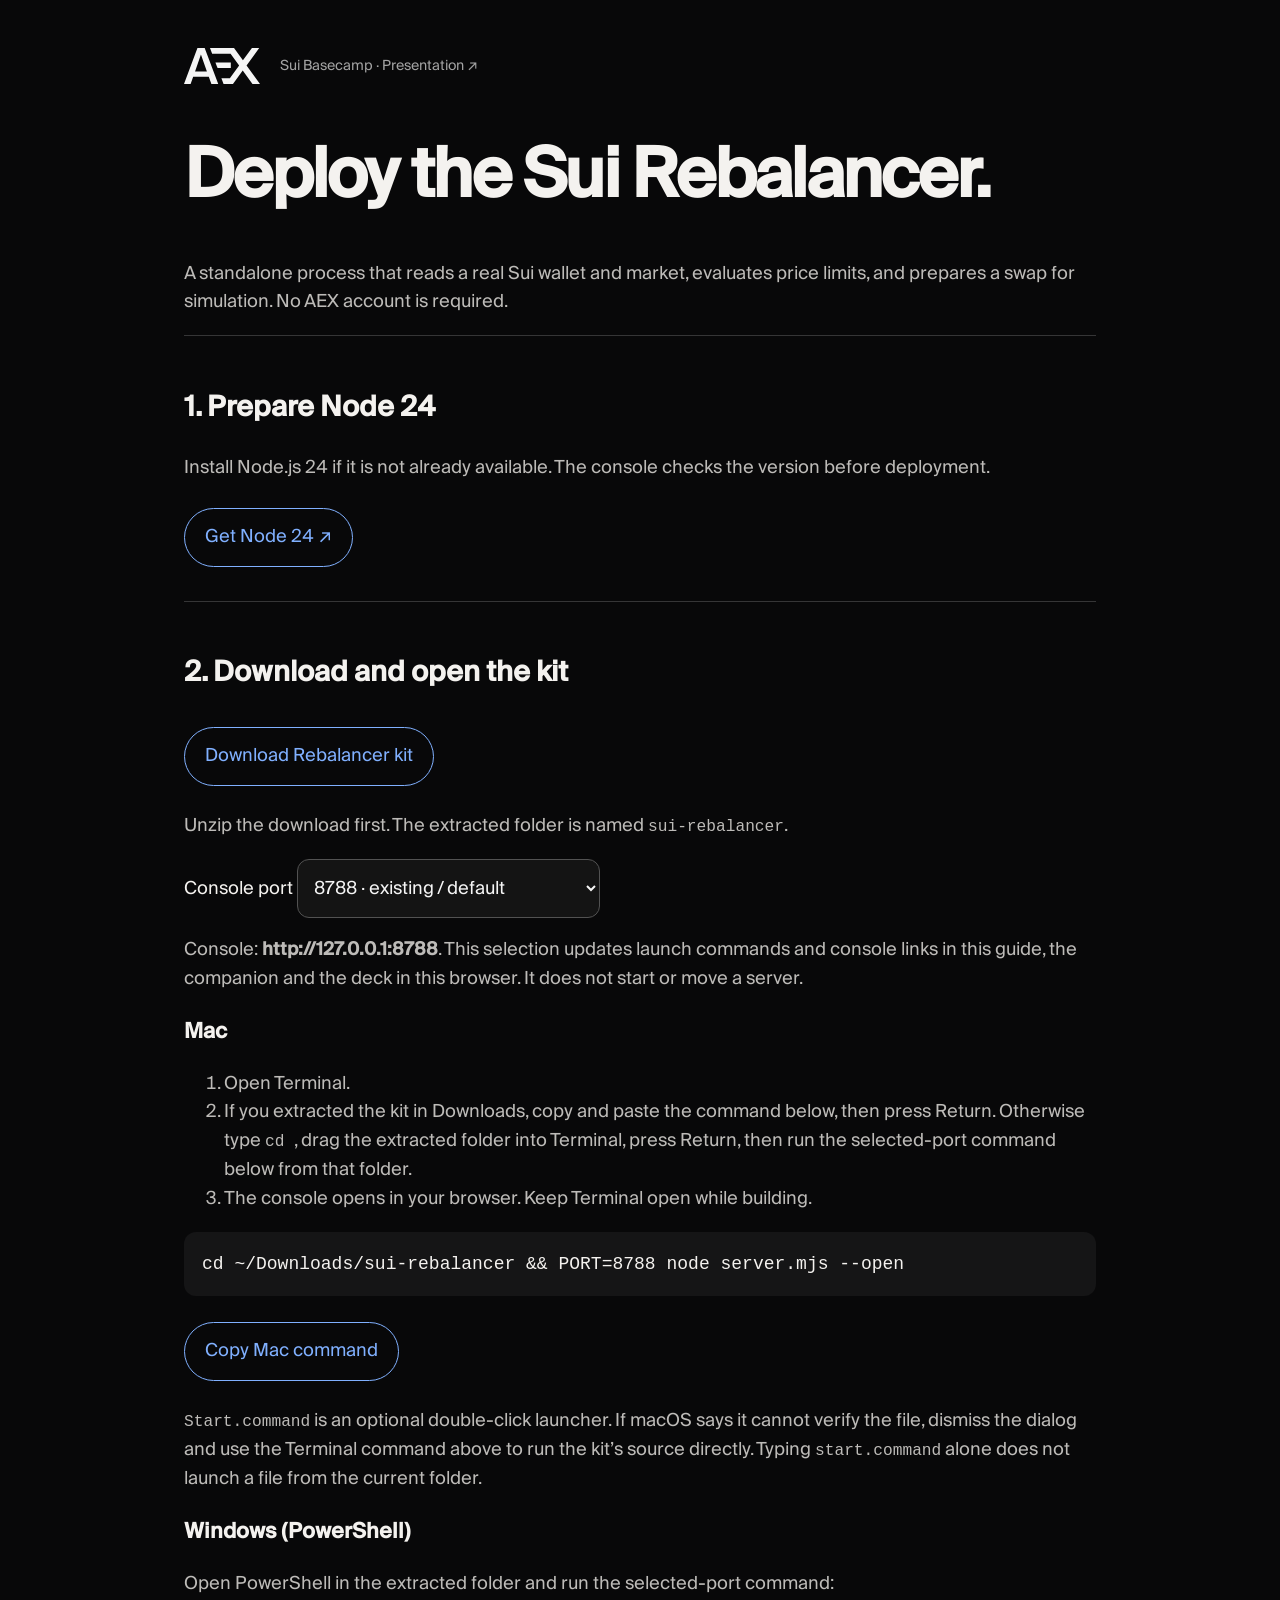
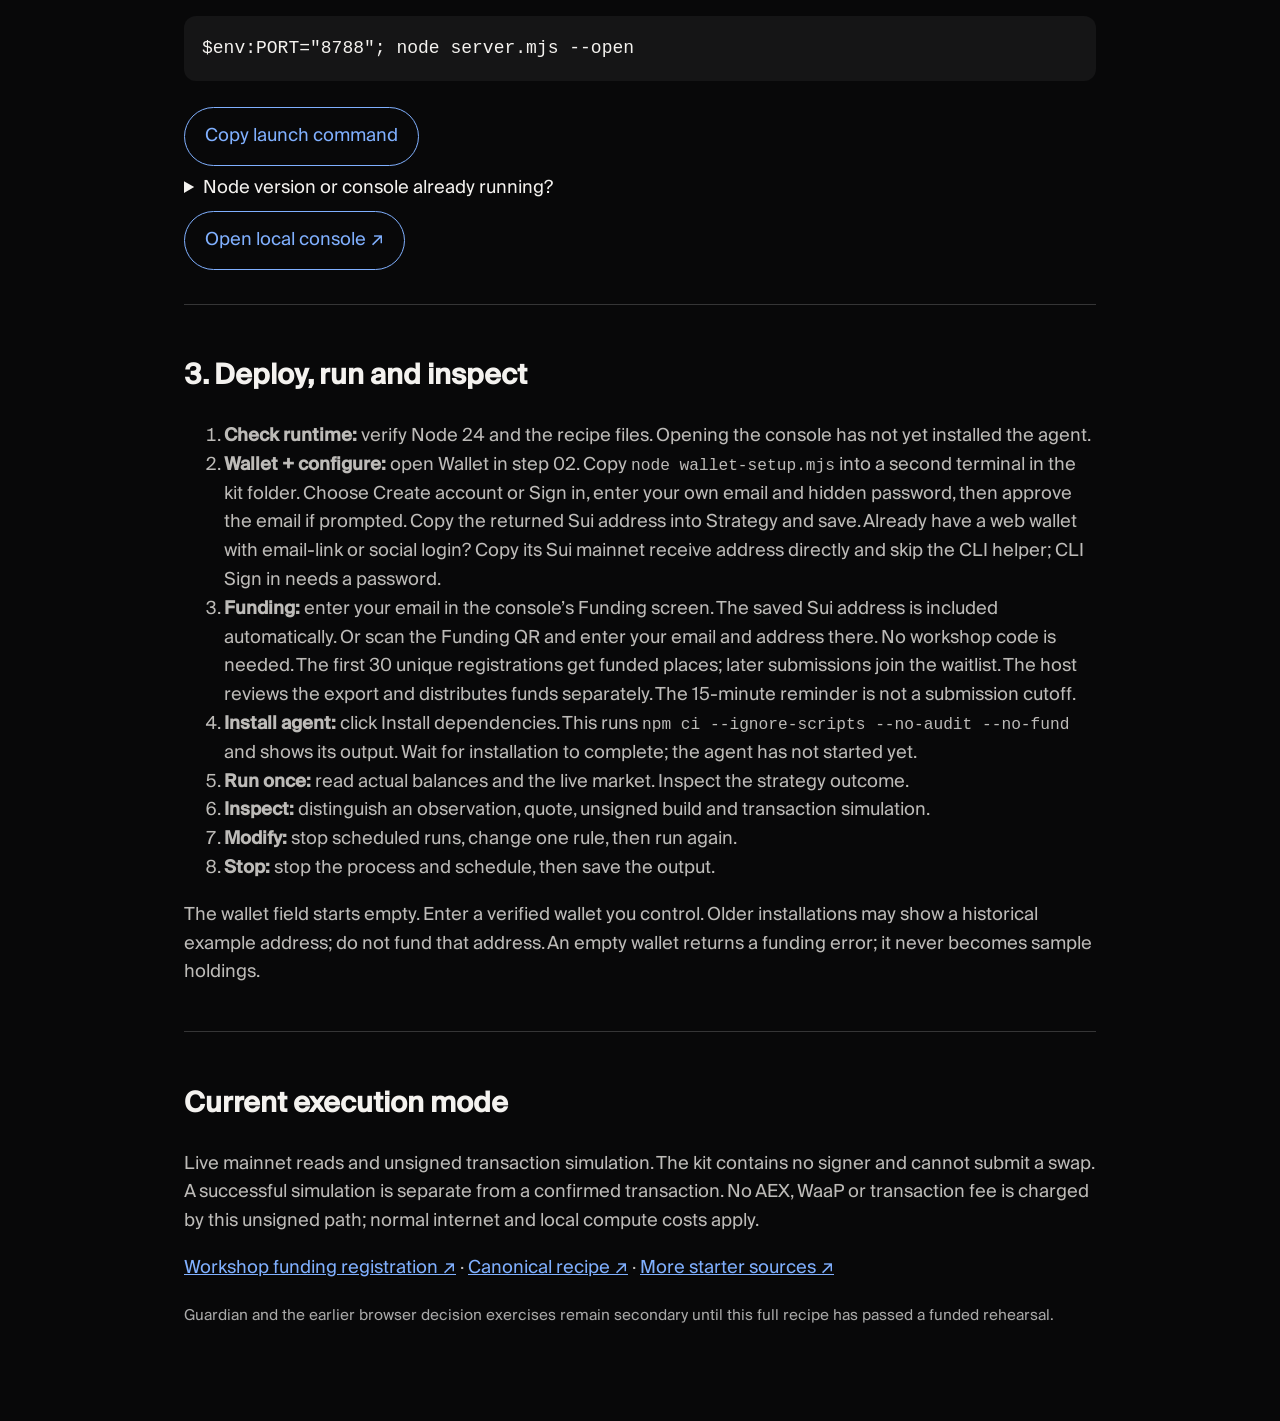
<file: index.html>
<!doctype html>
<html lang="en"><head><meta charset="utf-8"><meta name="viewport" content="width=device-width,initial-scale=1"><title>AEX · Sui Rebalancer workshop</title><meta http-equiv="refresh" content="0;url=deploy.html"><link rel="canonical" href="https://holonym-foundation.github.io/basecamp-builder-lab/deploy.html"></head><body><p><a href="deploy.html">Open the Sui Rebalancer build guide</a></p><script>location.replace(new URL('deploy.html',location.href).href);</script></body></html>
</file>
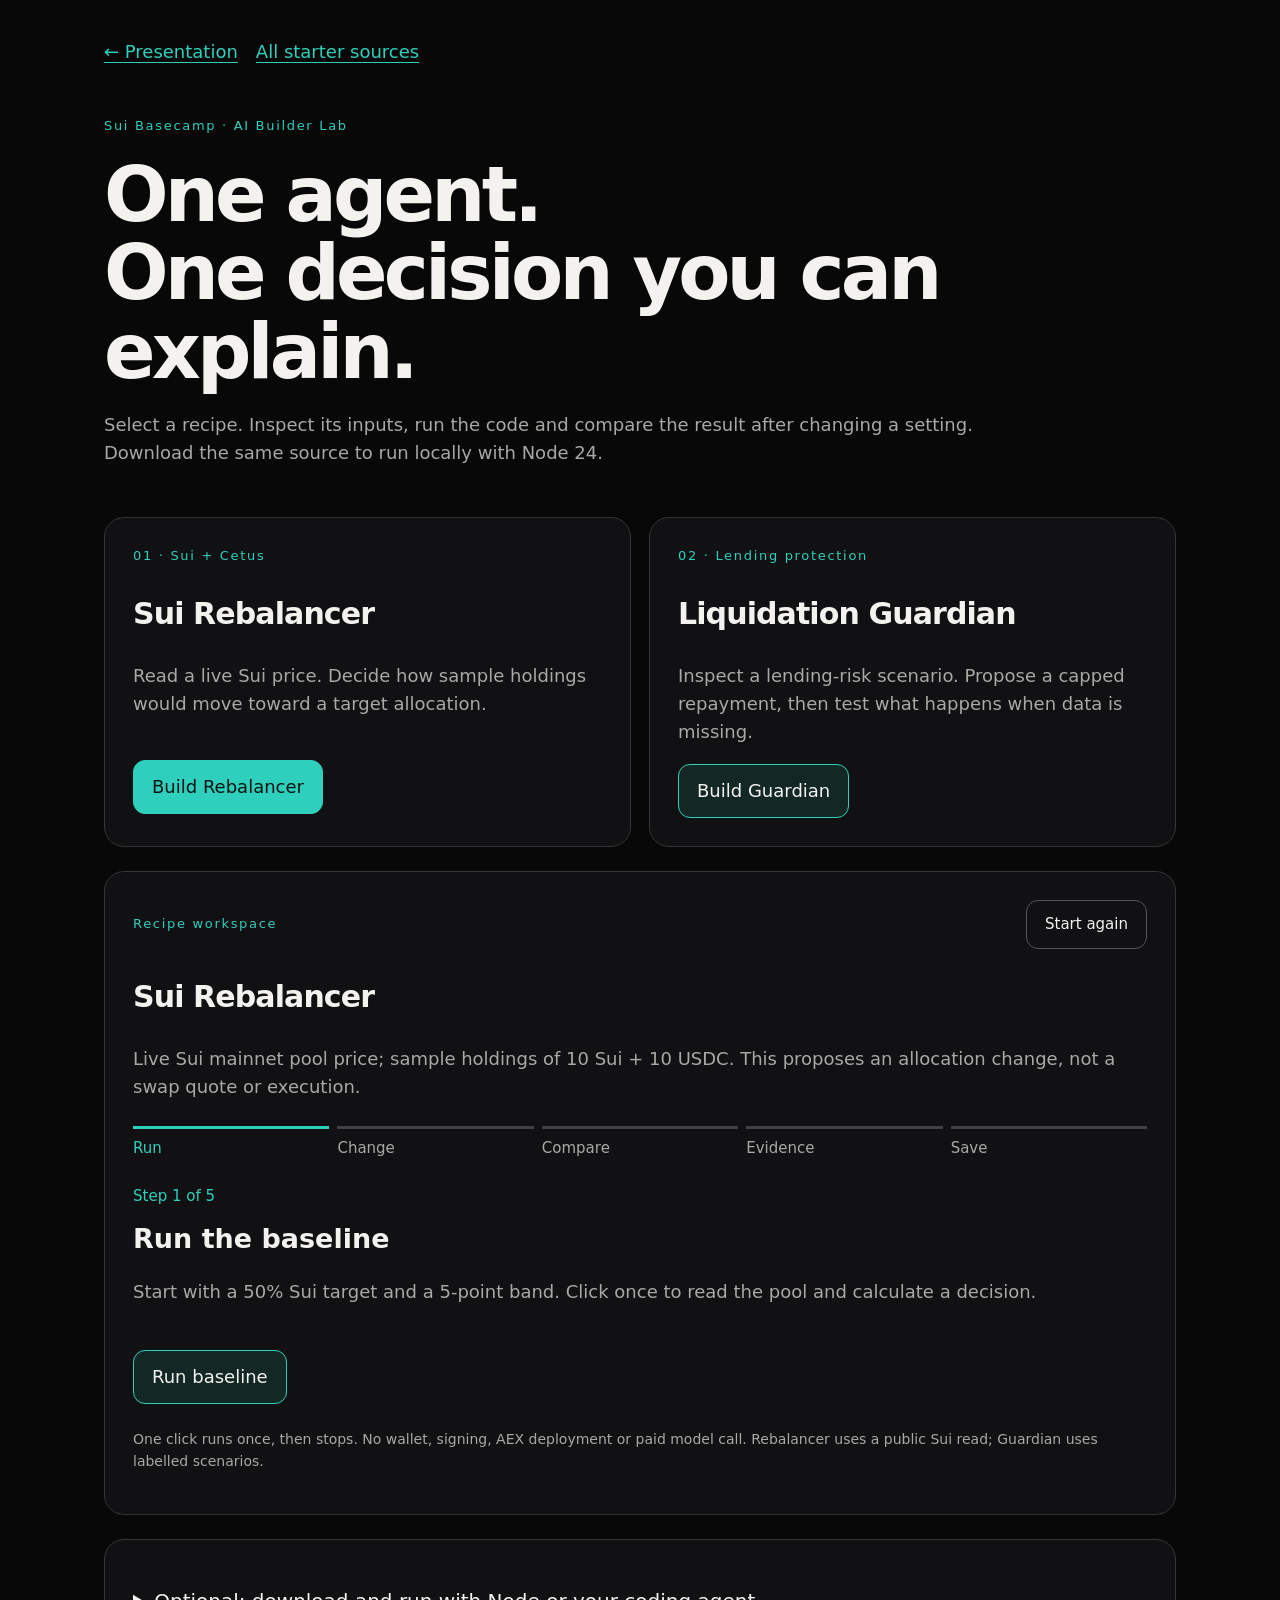
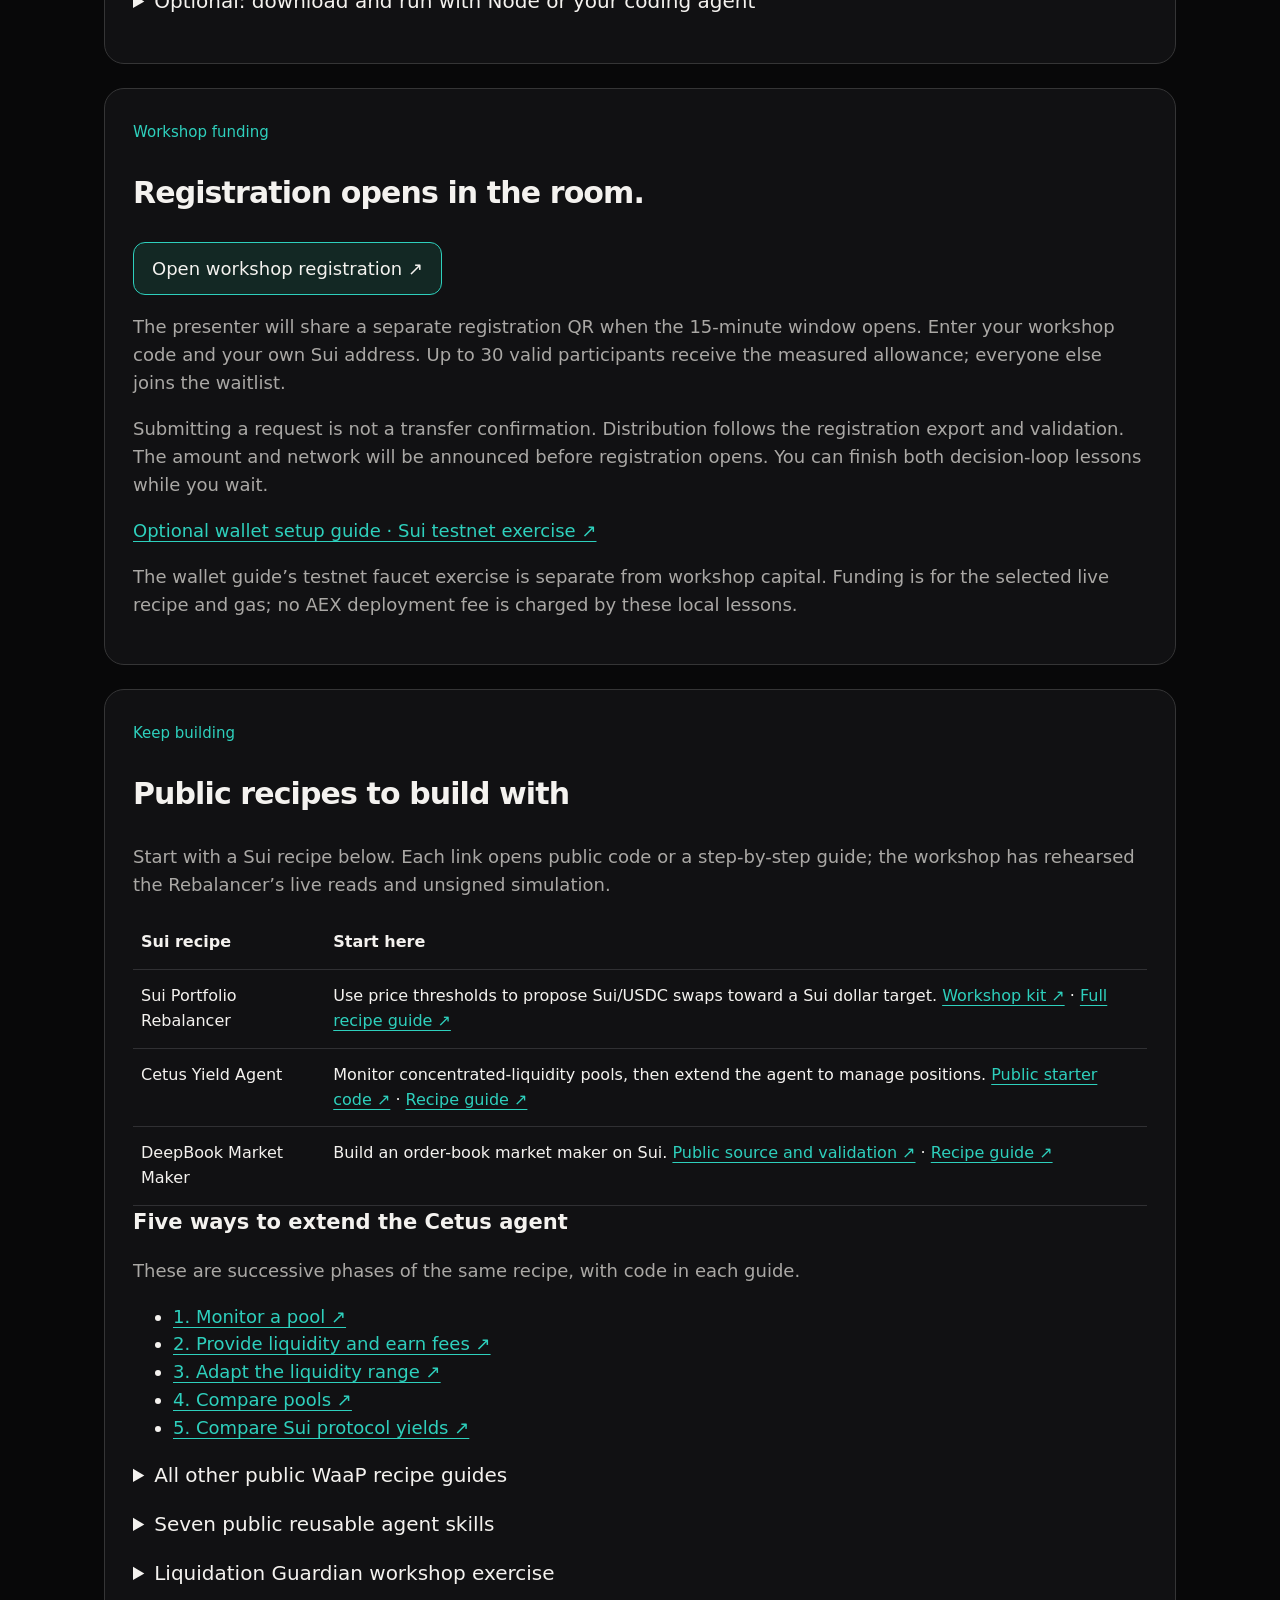
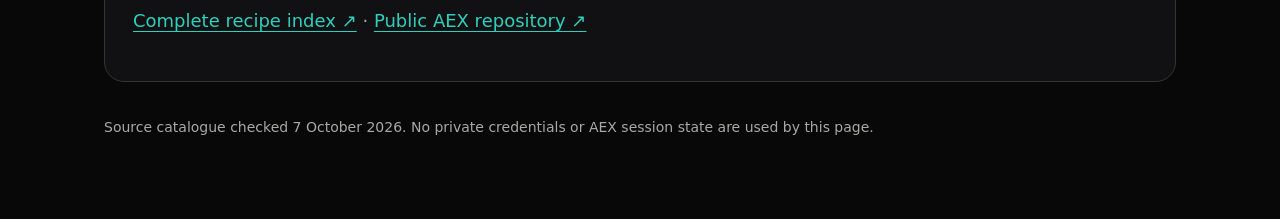
<file: build.html>
<!doctype html><html lang="en"><head><meta charset="utf-8"><meta name="viewport" content="width=device-width, initial-scale=1"><title>Choose your Sui build · Basecamp</title><style>
:root{color-scheme:dark;--bg:#080809;--ink:#f4f2ef;--muted:#aaa8a5;--teal:#2ed0bd}*{box-sizing:border-box}body{margin:0;background:var(--bg);color:var(--ink);font:18px/1.55 system-ui,sans-serif}main{max-width:1120px;margin:auto;padding:38px 24px 80px}header{margin:50px 0}h1{font-size:clamp(40px,7vw,76px);line-height:1.03;letter-spacing:-.05em;margin:20px 0}h2{font-size:30px;letter-spacing:-.03em}h3{margin:0 0 12px}p{color:var(--muted)}a{color:var(--teal);text-underline-offset:4px}nav,.actions{display:flex;gap:18px;align-items:center;flex-wrap:wrap}.label{font-size:13px;letter-spacing:.13em;text-transform:none;color:var(--teal)}.choices{display:grid;grid-template-columns:1fr 1fr;gap:18px}.card,section{border:1px solid #353536;border-radius:20px;padding:28px;margin:24px 0;background:#111113}.card{margin:0}.card p{min-height:80px}button,.button{font:inherit;cursor:pointer;color:var(--ink);background:#132824;border:1px solid var(--teal);border-radius:12px;padding:12px 18px;text-decoration:none;display:inline-block}button[aria-pressed=true]{background:var(--teal);color:#071311}button:focus-visible,a:focus-visible,input:focus-visible,select:focus-visible{outline:3px solid white;outline-offset:4px}pre{padding:22px;background:#050506;border:1px solid #353536;border-radius:12px;overflow:auto;white-space:pre-wrap;overflow-wrap:anywhere;font:15px/1.6 ui-monospace,monospace}code{font-family:ui-monospace,monospace}label{display:block;color:var(--muted);margin:12px 0}input,select{font:inherit;color:var(--ink);background:#0a0a0c;border:1px solid #555;border-radius:8px;padding:10px;margin:0 10px;width:130px}select{width:auto}table{border-collapse:collapse;width:100%;font-size:16px}td,th{text-align:left;padding:14px 8px;border-bottom:1px solid #303033;vertical-align:top}details{margin:18px 0}summary{cursor:pointer;font-size:20px}.step{color:var(--teal);font-size:15px}.note{border-left:2px solid var(--teal);padding-left:18px}footer{color:var(--muted);margin-top:35px;font-size:14px}[hidden]{display:none!important}@media(max-width:650px){.choices{grid-template-columns:1fr}main{padding:20px 16px}section,.card{padding:20px}td,th{padding:10px 5px;font-size:14px}}

.demo-top{display:flex;justify-content:space-between;align-items:center;gap:16px}.quiet{background:transparent;border-color:#555;font-size:15px}.follow{border-left:3px solid var(--teal);padding-left:18px;color:var(--ink)}.progress{list-style:none;padding:0;display:flex;gap:8px;margin:25px 0}.progress li{flex:1;border-top:3px solid #414144;padding-top:8px;font-size:15px;color:var(--muted)}.progress li.current{border-color:var(--teal);color:var(--teal)}.progress li.complete{border-color:#4b8d83;color:var(--ink)}#stage-title{font-size:27px;margin:10px 0}.results{display:grid;grid-template-columns:repeat(auto-fit,minmax(240px,1fr));gap:16px;margin:20px 0}.result{border:1px solid #454547;border-radius:14px;padding:20px;min-width:0}.result h4{margin:4px 0 12px;font-size:24px;color:var(--teal)}.result p{font-size:16px;margin:10px 0}.result details summary{font-size:15px}.result pre{font-size:13px;max-height:300px}.result .label{font-size:12px}.demo-actions{margin-top:24px}.limit{font-size:14px;margin-top:25px}button:disabled{opacity:.5;cursor:wait}#run-status{color:var(--teal);margin:16px 0}body.present{font-size:clamp(16px,1.2vw,23px);line-height:1.4}body.present main{max-width:1780px;padding:14px 24px}body.present main>nav,body.present header,body.present .choices,body.present #local,body.present #library,body.present #funding,body.present footer{display:none}body.present #lesson{margin:0;border:0;background:transparent;padding:14px}body.present .follow{display:none}body.present #name{margin:12px 0;font-size:clamp(28px,2.3vw,44px)}body.present #stage-title{font-size:clamp(25px,1.7vw,33px)}body.present .result{padding:16px}body.present .result p{font-size:clamp(15px,1.05vw,20px)}@media(max-width:650px){.progress li{font-size:12px}.demo-top{align-items:flex-start}.results{grid-template-columns:1fr}body.present main{padding:8px}button,.button{padding:11px 14px}.demo-actions button{width:100%}input{margin:8px 0 8px 10px}}
#execution{border:1px solid #353536;background:#060708;padding:18px;border-radius:12px;margin:18px 0;font:15px/1.5 ui-monospace,monospace}.execution-heading{display:flex;justify-content:space-between;margin-bottom:10px}#execution-log{list-style:none;margin:12px 0 0;padding:0}#execution-log li{padding:4px 0;color:#aaa8a5}#execution-log time{color:#2ed0bd;margin-right:15px}#invocation{color:#f4f2ef}body.present #execution{font-size:clamp(14px,1vw,18px)}</style></head><body><main><nav><a href="deck/">← Presentation</a><a href="#library">All starter sources</a></nav>
<header><div class="label">Sui Basecamp · AI Builder Lab</div><h1>One agent.<br>One decision you can explain.</h1><p>Select a recipe. Inspect its inputs, run the code and compare the result after changing a setting.<br>Download the same source to run locally with Node 24.</p></header>
<div class="choices"><article class="card"><div class="label">01 · Sui + Cetus</div><h2>Sui Rebalancer</h2><p>Read a live Sui price. Decide how sample holdings would move toward a target allocation.</p><button data-recipe="rebalancer" aria-pressed="true">Build Rebalancer</button></article><article class="card"><div class="label">02 · Lending protection</div><h2>Liquidation Guardian</h2><p>Inspect a lending-risk scenario. Propose a capped repayment, then test what happens when data is missing.</p><button data-recipe="guardian" aria-pressed="false">Build Guardian</button></article></div>
<section id="lesson" aria-labelledby="name">
<div class="demo-top"><span class="label">Recipe workspace</span><button disabled id="reset" class="quiet">Start again</button></div>
<h2 id="name">Sui Rebalancer</h2><p id="boundary"></p>

<ol class="progress" aria-label="Build steps"><li>Run</li><li>Change</li><li>Compare</li><li>Evidence</li><li>Save</li></ol>
<div id="stage-area"><div class="step" id="step-label"></div><h3 id="stage-title"></h3><p id="stage-description"></p>
<div id="reb-controls" hidden><label>Target Sui share <input id="target" type="number" min="0" max="100" step="1" value="70">%</label><label>Rebalance band <input id="band" type="number" min="0" max="100" step="1" value="5">percentage points</label></div>
<div id="guard-controls" hidden><label>Scenario <select id="scenario"><option value="healthy">Healthy</option><option value="at-risk">At risk</option><option value="unknown">Unknown data</option><option value="no-debt">No debt</option></select></label><label>Target health factor <input id="hf" type="number" min="1.01" step="any" value="1.3"></label></div>
<div id="evidence" hidden><div class="actions"><a href="https://suiscan.xyz/mainnet/tx/Fvdxzog5tBYp3D4gg85PJxd6j4embkbcKyMKowhYnFV8" target="_blank" rel="noopener">Previous pool transaction ↗</a><a href="https://suivision.xyz/txblock/4Fpevq1op4CiaQT79ZSvrQE8Jcc8reh8zvp5kjCPgiMG" target="_blank" rel="noopener">Recorded Guardian demo transaction ↗</a></div><p>Compare status, balance changes and gas in the explorer. These previous receipts are separate from this lesson: your buttons have not sent a transaction.</p><a id="current-evidence" target="_blank" rel="noopener" hidden>Inspect the pool used in your current read ↗</a></div>
<div id="run-status" role="status" aria-live="polite"></div><div id="execution" hidden><div class="execution-heading"><strong>Execution log</strong><a href="builders/workshop-agent.mjs" target="_blank" rel="noopener">Source ↗</a></div><code id="invocation"></code><ol id="execution-log" aria-live="polite"></ol></div><div id="results" class="results"></div>
<div class="actions demo-actions"><button id="run" disabled>Run baseline</button><button id="unknown" hidden>Test unknown data</button><button id="next" hidden>Continue</button><button id="save" hidden>Save evidence and finish</button></div></div>
<p class="limit">One click runs once, then stops. No wallet, signing, AEX deployment or paid model call. Rebalancer uses a public Sui read; Guardian uses labelled scenarios.</p>
</section>
<section id="local"><details><summary>Optional: download and run with Node or your coding agent</summary><p>The browser above runs the same decision functions as this file. For your own laptop, use Node 24; no npm install, account or wallet is needed.</p><a class="button" href="builders/workshop-agent.mjs" download>Download workshop-agent.mjs</a><pre id="commands"></pre><button id="copy">Copy commands</button><p id="edit"></p><pre id="edit-command"></pre><p>Each command exits after one run. Ctrl+C stops a pending terminal read; a browser read times out after 15 seconds.</p><details><summary>Use your own coding agent</summary><p>Using Claude Code, Hermes or OpenClaw with terminal access? Download the skill into the same folder and ask your agent to follow it. Your existing model account may incur its normal costs.</p><a href="builders/SKILL.md" download>Download the workshop skill</a><pre>Read SKILL.md and workshop-agent.mjs. Help me run one Rebalancer or Guardian lesson, explain its evidence, change one setting, then stop. Keep all actions read-only.</pre></details></details></section>
<section id="funding"><span class="step">Workshop funding</span><h2>Registration opens in the room.</h2><p><a class="button" href="register.html" target="_blank" rel="noopener">Open workshop registration ↗</a></p><p>The presenter will share a separate registration QR when the 15-minute window opens. Enter your workshop code and your own Sui address. Up to 30 valid participants receive the measured allowance; everyone else joins the waitlist.</p><p>Submitting a request is not a transfer confirmation. Distribution follows the registration export and validation. The amount and network will be announced before registration opens. You can finish both decision-loop lessons while you wait.</p><a href="cli.html">Optional wallet setup guide · Sui testnet exercise ↗</a><p>The wallet guide’s testnet faucet exercise is separate from workshop capital. Funding is for the selected live recipe and gas; no AEX deployment fee is charged by these local lessons.</p></section>
<section id="library"><span class="step">Keep building</span><h2>Public recipes to build with</h2><p>Start with a Sui recipe below. Each link opens public code or a step-by-step guide; the workshop has rehearsed the Rebalancer’s live reads and unsigned simulation.</p>
<table><thead><tr><th>Sui recipe</th><th>Start here</th></tr></thead><tbody>
<tr><td>Sui Portfolio Rebalancer</td><td>Use price thresholds to propose Sui/USDC swaps toward a Sui dollar target. <a href="deploy.html">Workshop kit ↗</a> · <a href="https://docs.waap.human.tech/recipes/sui-portfolio-rebalancer">Full recipe guide ↗</a></td></tr>
<tr><td>Cetus Yield Agent</td><td>Monitor concentrated-liquidity pools, then extend the agent to manage positions. <a href="https://github.com/holonym-foundation/agent-exchange/tree/main/packages/create-agent-wallet/registry/activities/cetus-yield-agent">Public starter code ↗</a> · <a href="https://docs.waap.human.tech/recipes/cetus-yield-agent">Recipe guide ↗</a></td></tr>
<tr><td>DeepBook Market Maker</td><td>Build an order-book market maker on Sui. <a href="https://github.com/holonym-foundation/waap-examples/tree/0015b7c0effa93e8f90d050b084ae36f150d18df/deepbook-maker">Public source and validation ↗</a> · <a href="https://docs.waap.human.tech/recipes/deepbook-maker">Recipe guide ↗</a></td></tr></tbody></table>
<h3>Five ways to extend the Cetus agent</h3><p>These are successive phases of the same recipe, with code in each guide.</p><ul><li><a href="https://docs.waap.human.tech/recipes/cetus-yield-agent/phase-1-monitor">1. Monitor a pool ↗</a></li><li><a href="https://docs.waap.human.tech/recipes/cetus-yield-agent/phase-2-trade">2. Provide liquidity and earn fees ↗</a></li><li><a href="https://docs.waap.human.tech/recipes/cetus-yield-agent/phase-3-optimize">3. Adapt the liquidity range ↗</a></li><li><a href="https://docs.waap.human.tech/recipes/cetus-yield-agent/phase-4-compare-pools">4. Compare pools ↗</a></li><li><a href="https://docs.waap.human.tech/recipes/cetus-yield-agent/phase-5-compare-protocols">5. Compare Sui protocol yields ↗</a></li></ul>
<details><summary>All other public WaaP recipe guides</summary><p>These cover other chains, cross-chain actions and wallet integrations. Follow each guide’s own dependencies and network requirements.</p><ul><li><a href="https://docs.waap.human.tech/recipes/evm-portfolio-rebalancer">EVM Portfolio Rebalancer ↗</a></li><li><a href="https://docs.waap.human.tech/recipes/evm-uniswap-rebalancer">Uniswap v3 Rebalancer ↗</a></li><li><a href="https://docs.waap.human.tech/recipes/morpho-yield-agent">Morpho Yield Optimizer ↗</a></li><li><a href="https://docs.waap.human.tech/recipes/polymarket-agent">Polymarket Agent ↗</a></li><li><a href="https://docs.waap.human.tech/recipes/polymarket-arbitrage">Polymarket Arbitrage ↗</a></li><li><a href="https://docs.waap.human.tech/recipes/polymarket-llm-analyst">Polymarket LLM Analyst ↗</a></li><li><a href="https://docs.waap.human.tech/recipes/recurring-payments">Recurring Payments ↗</a></li><li><a href="https://docs.waap.human.tech/recipes/snapshot-agent">Snapshot Governance ↗</a></li><li><a href="https://docs.waap.human.tech/recipes/cicd-agent">Wallet Integration Testing ↗</a></li><li><a href="https://docs.waap.human.tech/recipes/squid-cross-chain-rebalancer">Squid Cross-chain Rebalancer ↗</a></li><li><a href="https://docs.waap.human.tech/recipes/squid-multichain-payouts">Squid Multichain Payouts ↗</a></li><li><a href="https://docs.waap.human.tech/recipes/squid-scoped-trading-agent">Squid Scoped Trading Agent ↗</a></li><li><a href="https://docs.waap.human.tech/recipes/stablecoins">Stablecoin Payments ↗</a></li><li><a href="https://docs.waap.human.tech/recipes/swap">Token Swaps ↗</a></li><li><a href="https://docs.waap.human.tech/recipes/yield">Yield Integration ↗</a></li><li><a href="https://docs.waap.human.tech/recipes/human-passport">Human Passport ↗</a></li><li><a href="https://docs.waap.human.tech/recipes/smart-accounts">Smart Accounts ↗</a></li><li><a href="https://docs.waap.human.tech/recipes/walletconnect">WalletConnect ↗</a></li></ul></details>
<details><summary>Seven public reusable agent skills</summary><p>Each includes a SKILL.md and Python helpers. These skills are primarily EVM-oriented; they are separate from the Sui recipe packages.</p><ul id="skills"></ul></details>
<details><summary>Liquidation Guardian workshop exercise</summary><p>The <a href="build.html#guardian">Guardian exercise</a> uses labelled lending scenarios. The full live agent is not in the checked public activity registry. Use the <a href="https://docs.suilend.fi/ecosystem/suilend-sdk-guide">Suilend SDK reference</a> to explore fresh position data; a live repayment requires its own implementation and rehearsal.</p></details>
<p><a href="https://docs.waap.human.tech/recipes">Complete recipe index ↗</a> · <a href="https://github.com/holonym-foundation/agent-exchange">Public AEX repository ↗</a></p>
</section><footer>Source catalogue checked 7 October 2026. No private credentials or AEX session state are used by this page.</footer></main>
<script type="module" src="builders/demo.mjs?v=20261007-execution"></script></body></html>
</file>
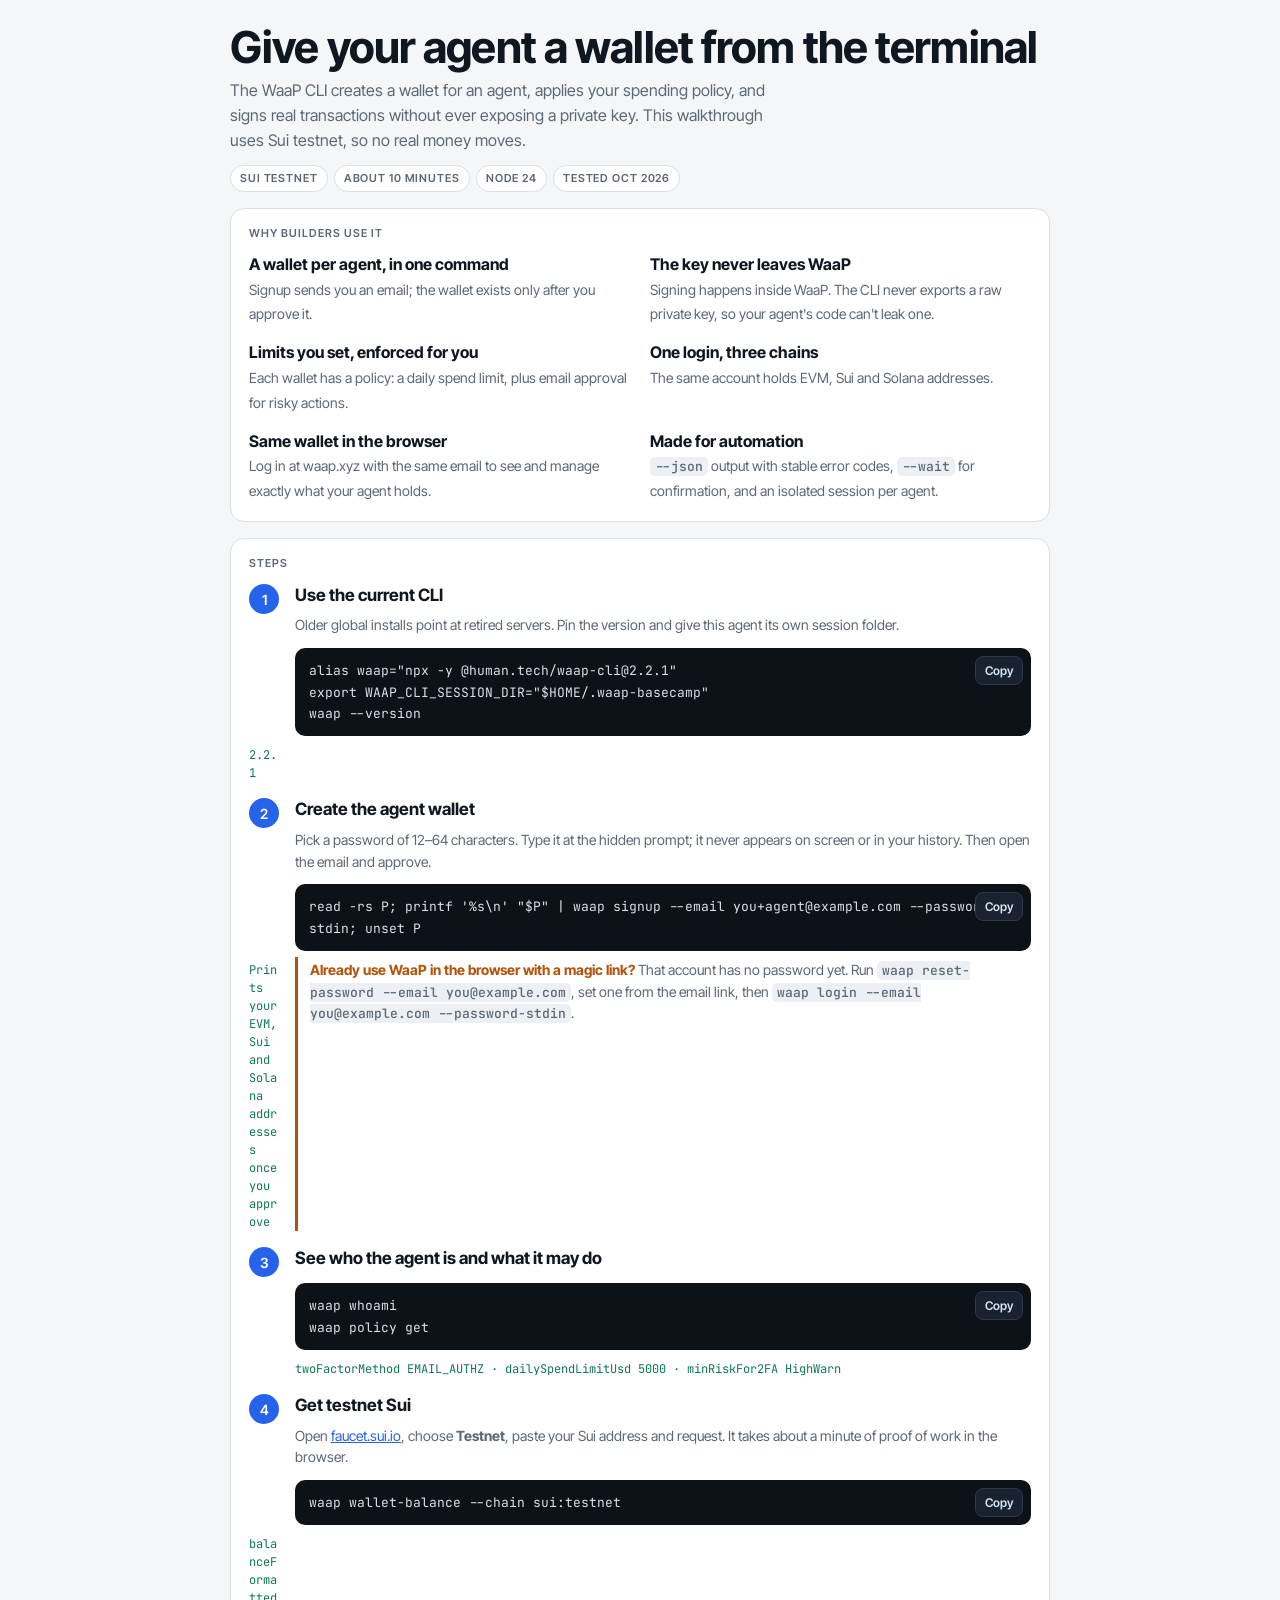
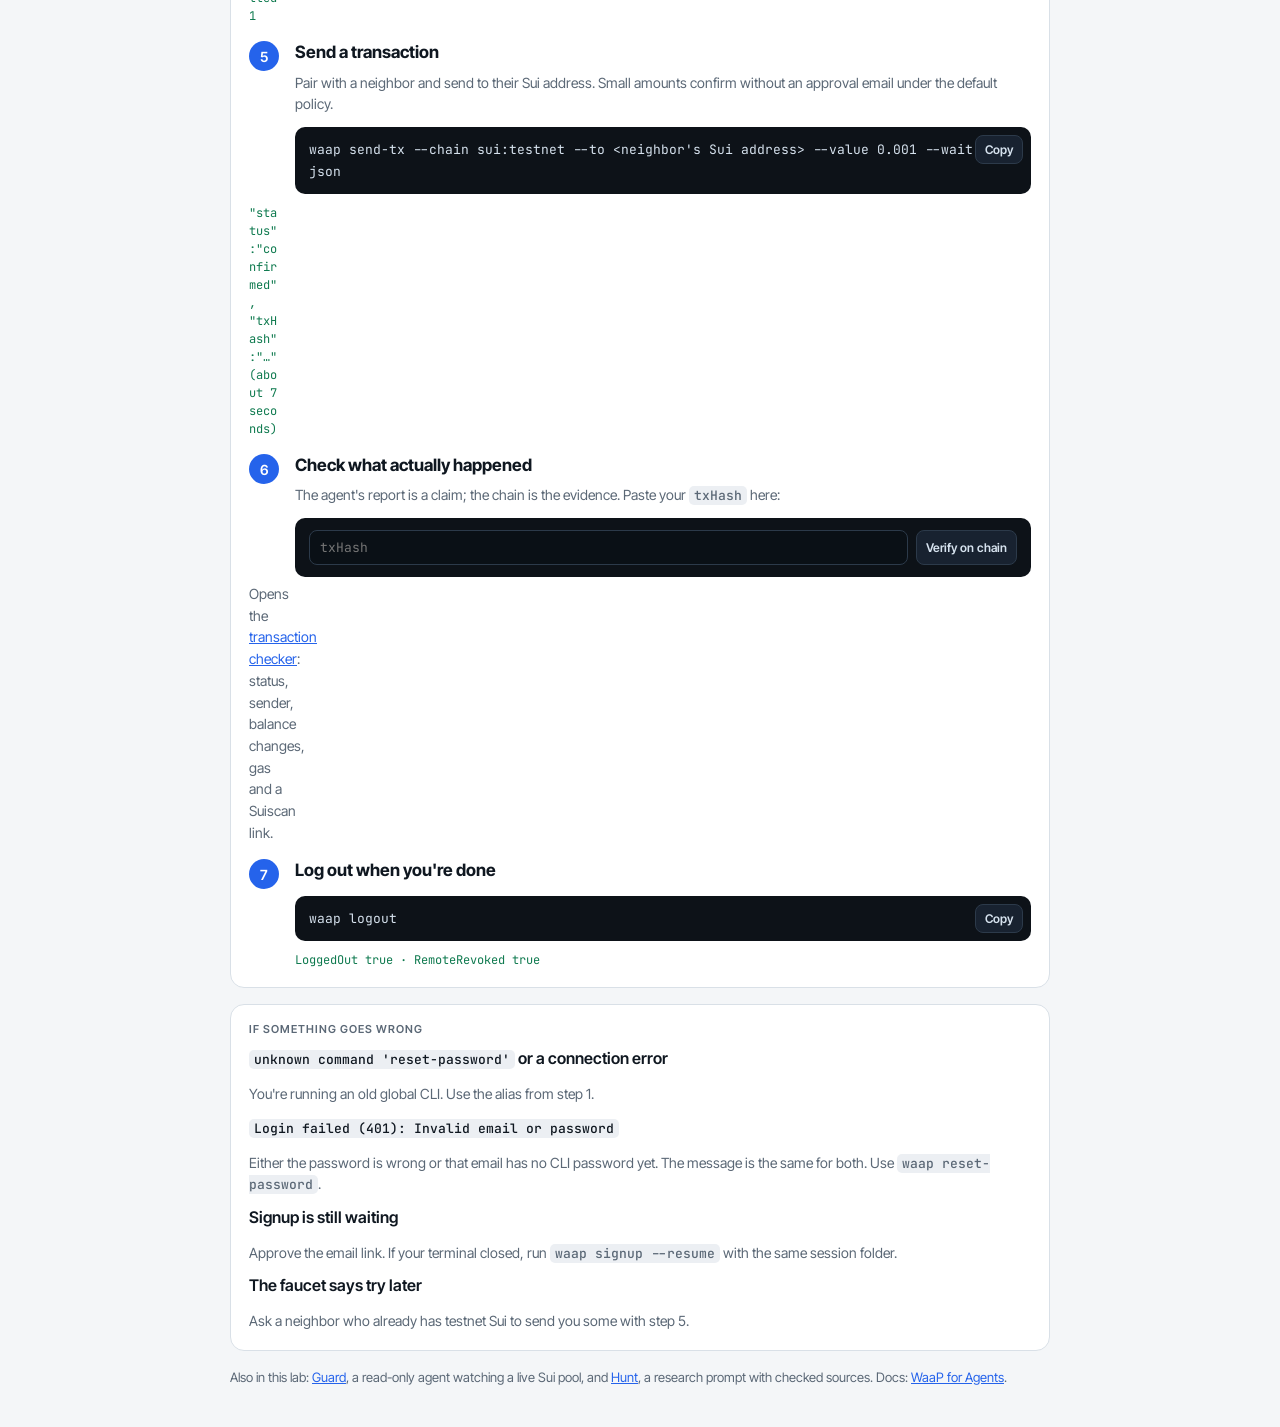
<file: cli.html>
<!doctype html>
<html lang="en">
<head>
<meta charset="utf-8">
<meta name="viewport" content="width=device-width,initial-scale=1,viewport-fit=cover">
<title>Agent Wallet Quickstart</title>
<meta name="description" content="Give an agent its own WaaP wallet from the terminal, send a Sui testnet transaction and verify it. Tested for the Sui Basecamp Builder Lab.">
<link rel="preconnect" href="https://fonts.googleapis.com">
<link rel="preconnect" href="https://fonts.gstatic.com" crossorigin>
<link rel="stylesheet" href="https://fonts.googleapis.com/css2?family=Inter+Tight:wght@400;500;600;700&family=JetBrains+Mono:wght@400;600&display=swap">
<style>
/* Layout: single column. Why-list, then numbered terminal steps with copy buttons, then troubleshooting. */
:root {
  --bg: #f4f6f8; --panel: #ffffff; --ink: #0f1720; --muted: #5b6876; --line: #d9e0e7;
  --accent: #2563eb; --ok: #0f7a4f; --warn: #b45309; --code-bg: #0d1218; --code-ink: #d6e2ee; --code-dim: #7f91a3;
  --font-ui: "Inter Tight", ui-sans-serif, system-ui, -apple-system, "Segoe UI", sans-serif;
  --font-mono: "JetBrains Mono", ui-monospace, SFMono-Regular, Menlo, Consolas, monospace;
  color-scheme: light;
}
@media (prefers-color-scheme: dark) {
  :root:not([data-theme="light"]) { --bg: #0a0e13; --panel: #121820; --ink: #e8eef4; --muted: #93a3b3; --line: #243040; --accent: #6ea0ff; --ok: #34d399; --warn: #fbbf24; --code-bg: #05080b; --code-ink: #d6e2ee; --code-dim: #6f8193; color-scheme: dark; }
}
:root[data-theme="dark"] { --bg: #0a0e13; --panel: #121820; --ink: #e8eef4; --muted: #93a3b3; --line: #243040; --accent: #6ea0ff; --ok: #34d399; --warn: #fbbf24; --code-bg: #05080b; --code-ink: #d6e2ee; --code-dim: #6f8193; color-scheme: dark; }
* { box-sizing: border-box; }
html, body { margin: 0; }
body { background: var(--bg); color: var(--ink); font-family: var(--font-ui); font-size: 16px; line-height: 1.55; padding-inline: 16px; padding-block: calc(24px + env(safe-area-inset-top, 0px)) calc(40px + env(safe-area-inset-bottom, 0px)); }
.wrap { max-width: 820px; margin: 0 auto; display: grid; gap: 16px; }
h1 { font-size: clamp(30px, 6vw, 44px); line-height: 1.05; margin: 0; letter-spacing: -0.02em; text-wrap: balance; }
h2 { font-size: 20px; margin: 0; letter-spacing: -0.01em; }
.sub { color: var(--muted); margin: 8px 0 0; max-width: 62ch; }
.chips { display: flex; flex-wrap: wrap; gap: 6px; margin-top: 12px; }
.chip { font: 600 11px/1 var(--font-ui); text-transform: uppercase; letter-spacing: .08em; padding: 7px 9px; border-radius: 999px; border: 1px solid var(--line); color: var(--muted); background: var(--panel); }
.panel { background: var(--panel); border: 1px solid var(--line); border-radius: 14px; padding: 18px; min-width: 0; }
.label { font: 600 11px/1.2 var(--font-ui); text-transform: uppercase; letter-spacing: .09em; color: var(--muted); }
.why { display: grid; grid-template-columns: repeat(2, minmax(0, 1fr)); gap: 14px 20px; margin-top: 12px; }
@media (max-width: 620px) { .why { grid-template-columns: 1fr; } }
.why b { display: block; }
.why span { color: var(--muted); font-size: 14px; }
ol.steps { list-style: none; margin: 0; padding: 0; display: grid; gap: 14px; counter-reset: s; }
ol.steps > li { counter-increment: s; display: grid; grid-template-columns: 34px minmax(0, 1fr); gap: 4px 12px; }
ol.steps > li::before { content: counter(s); grid-row: span 3; width: 30px; height: 30px; border-radius: 50%; display: grid; place-items: center; font: 600 14px var(--font-ui); background: var(--accent); color: #fff; margin-top: 2px; }
.steps h3 { margin: 0; font-size: 17px; }
.steps p { margin: 2px 0 0; color: var(--muted); font-size: 14px; }
.code { position: relative; margin-top: 8px; background: var(--code-bg); color: var(--code-ink); border-radius: 10px; padding: 12px 14px; font: 13px/1.65 var(--font-mono); white-space: pre-wrap; overflow-wrap: anywhere; min-width: 0; }
.code .c { color: var(--code-dim); }
.copy { position: absolute; top: 8px; right: 8px; font: 600 12px var(--font-ui); padding: 6px 9px; border-radius: 8px; border: 1px solid #2c3a4a; background: #182230; color: #d6e2ee; cursor: pointer; }
.copy:focus-visible, a:focus-visible { outline: 2px solid var(--accent); outline-offset: 2px; }
.out { margin-top: 6px; font: 12px/1.5 var(--font-mono); color: var(--ok); overflow-wrap: anywhere; }
.note { border-left: 3px solid var(--warn); padding: 2px 0 2px 12px; color: var(--ink); font-size: 14px; }
.note b { color: var(--warn); }
dl.fix { display: grid; grid-template-columns: minmax(0, 1fr); gap: 10px; margin: 10px 0 0; }
dl.fix dt { font-weight: 600; }
dl.fix dd { margin: 2px 0 0; color: var(--muted); font-size: 14px; }
code { font: 500 13px var(--font-mono); background: color-mix(in srgb, var(--line) 50%, transparent); padding: 1px 5px; border-radius: 5px; overflow-wrap: anywhere; }
a { color: var(--accent); }
footer { color: var(--muted); font-size: 13px; }
</style>
</head>
<body>
<div class="wrap">
  <header>
    <h1>Give your agent a wallet from the terminal</h1>
    <p class="sub">The WaaP CLI creates a wallet for an agent, applies your spending policy, and signs real transactions without ever exposing a private key. This walkthrough uses Sui testnet, so no real money moves.</p>
    <div class="chips"><span class="chip">Sui testnet</span><span class="chip">About 10 minutes</span><span class="chip">Node 24</span><span class="chip">Tested Oct 2026</span></div>
  </header>

  <section class="panel">
    <div class="label">Why builders use it</div>
    <div class="why">
      <div><b>A wallet per agent, in one command</b><span>Signup sends you an email; the wallet exists only after you approve it.</span></div>
      <div><b>The key never leaves WaaP</b><span>Signing happens inside WaaP. The CLI never exports a raw private key, so your agent's code can't leak one.</span></div>
      <div><b>Limits you set, enforced for you</b><span>Each wallet has a policy: a daily spend limit, plus email approval for risky actions.</span></div>
      <div><b>One login, three chains</b><span>The same account holds EVM, Sui and Solana addresses.</span></div>
      <div><b>Same wallet in the browser</b><span>Log in at waap.xyz with the same email to see and manage exactly what your agent holds.</span></div>
      <div><b>Made for automation</b><span><code>--json</code> output with stable error codes, <code>--wait</code> for confirmation, and an isolated session per agent.</span></div>
    </div>
  </section>

  <section class="panel">
    <div class="label" style="margin-bottom:12px">Steps</div>
    <ol class="steps">
      <li>
        <h3>Use the current CLI</h3>
        <p>Older global installs point at retired servers. Pin the version and give this agent its own session folder.</p>
        <div class="code"><button class="copy" type="button">Copy</button>alias waap="npx -y @human.tech/waap-cli@2.2.1"
export WAAP_CLI_SESSION_DIR="$HOME/.waap-basecamp"
waap --version</div>
        <div class="out">2.2.1</div>
      </li>
      <li>
        <h3>Create the agent wallet</h3>
        <p>Pick a password of 12–64 characters. Type it at the hidden prompt; it never appears on screen or in your history. Then open the email and approve.</p>
        <div class="code"><button class="copy" type="button">Copy</button>read -rs P; printf '%s\n' "$P" | waap signup --email you+agent@example.com --password-stdin; unset P</div>
        <div class="out">Prints your EVM, Sui and Solana addresses once you approve</div>
        <p class="note"><b>Already use WaaP in the browser with a magic link?</b> That account has no password yet. Run <code>waap reset-password --email you@example.com</code>, set one from the email link, then <code>waap login --email you@example.com --password-stdin</code>.</p>
      </li>
      <li>
        <h3>See who the agent is and what it may do</h3>
        <div class="code"><button class="copy" type="button">Copy</button>waap whoami
waap policy get</div>
        <div class="out">twoFactorMethod EMAIL_AUTHZ · dailySpendLimitUsd 5000 · minRiskFor2FA HighWarn</div>
      </li>
      <li>
        <h3>Get testnet Sui</h3>
        <p>Open <a href="https://faucet.sui.io/" target="_blank" rel="noopener">faucet.sui.io</a>, choose <b>Testnet</b>, paste your Sui address and request. It takes about a minute of proof of work in the browser.</p>
        <div class="code"><button class="copy" type="button">Copy</button>waap wallet-balance --chain sui:testnet</div>
        <div class="out">balanceFormatted 1</div>
      </li>
      <li>
        <h3>Send a transaction</h3>
        <p>Pair with a neighbor and send to their Sui address. Small amounts confirm without an approval email under the default policy.</p>
        <div class="code"><button class="copy" type="button">Copy</button>waap send-tx --chain sui:testnet --to &lt;neighbor's Sui address&gt; --value 0.001 --wait --json</div>
        <div class="out">"status":"confirmed", "txHash":"…" (about 7 seconds)</div>
      </li>
      <li>
        <h3>Check what actually happened</h3>
        <p>The agent's report is a claim; the chain is the evidence. Paste your <code>txHash</code> here:</p>
        <form class="code" id="verify" style="display:flex;gap:8px;flex-wrap:wrap;white-space:normal">
          <input id="d" aria-label="Transaction digest" placeholder="txHash" style="flex:1 1 220px;min-width:0;font:13px var(--font-mono);padding:8px 10px;border-radius:8px;border:1px solid #2c3a4a;background:#0a1016;color:#d6e2ee">
          <button type="submit" class="copy" style="position:static">Verify on chain</button>
        </form>
        <p>Opens the <a href="./?net=testnet">transaction checker</a>: status, sender, balance changes, gas and a Suiscan link.</p>
      </li>
      <li>
        <h3>Log out when you're done</h3>
        <div class="code"><button class="copy" type="button">Copy</button>waap logout</div>
        <div class="out">LoggedOut true · RemoteRevoked true</div>
      </li>
    </ol>
  </section>

  <section class="panel">
    <div class="label">If something goes wrong</div>
    <dl class="fix">
      <dt><code>unknown command 'reset-password'</code> or a connection error</dt>
      <dd>You're running an old global CLI. Use the alias from step 1.</dd>
      <dt><code>Login failed (401): Invalid email or password</code></dt>
      <dd>Either the password is wrong or that email has no CLI password yet. The message is the same for both. Use <code>waap reset-password</code>.</dd>
      <dt>Signup is still waiting</dt>
      <dd>Approve the email link. If your terminal closed, run <code>waap signup --resume</code> with the same session folder.</dd>
      <dt>The faucet says try later</dt>
      <dd>Ask a neighbor who already has testnet Sui to send you some with step 5.</dd>
    </dl>
  </section>

  <footer>Also in this lab: <a href="./">Guard</a>, a read-only agent watching a live Sui pool, and <a href="hunt.html">Hunt</a>, a research prompt with checked sources. Docs: <a href="https://docs.waap.human.tech/for-agents" target="_blank" rel="noopener">WaaP for Agents</a>.</footer>
</div>
<script>
document.querySelectorAll(".code .copy").forEach((b) => b.addEventListener("click", async () => {
  const box = b.parentElement, text = box.innerText.replace(/^Copy\n?/, "").replace(/^Copied\n?/, "").trim();
  try { await navigator.clipboard.writeText(text); b.textContent = "Copied"; }
  catch { const r = document.createRange(); r.selectNodeContents(box); const s = getSelection(); s.removeAllRanges(); s.addRange(r); b.textContent = "Selected"; }
  setTimeout(() => (b.textContent = "Copy"), 1500);
}));
document.getElementById("verify").addEventListener("submit", (e) => {
  e.preventDefault();
  const d = document.getElementById("d").value.trim();
  if (d) location.href = "./?net=testnet&tx=" + encodeURIComponent(d) + "#check";
});
</script>
</body>
</html>
</file>
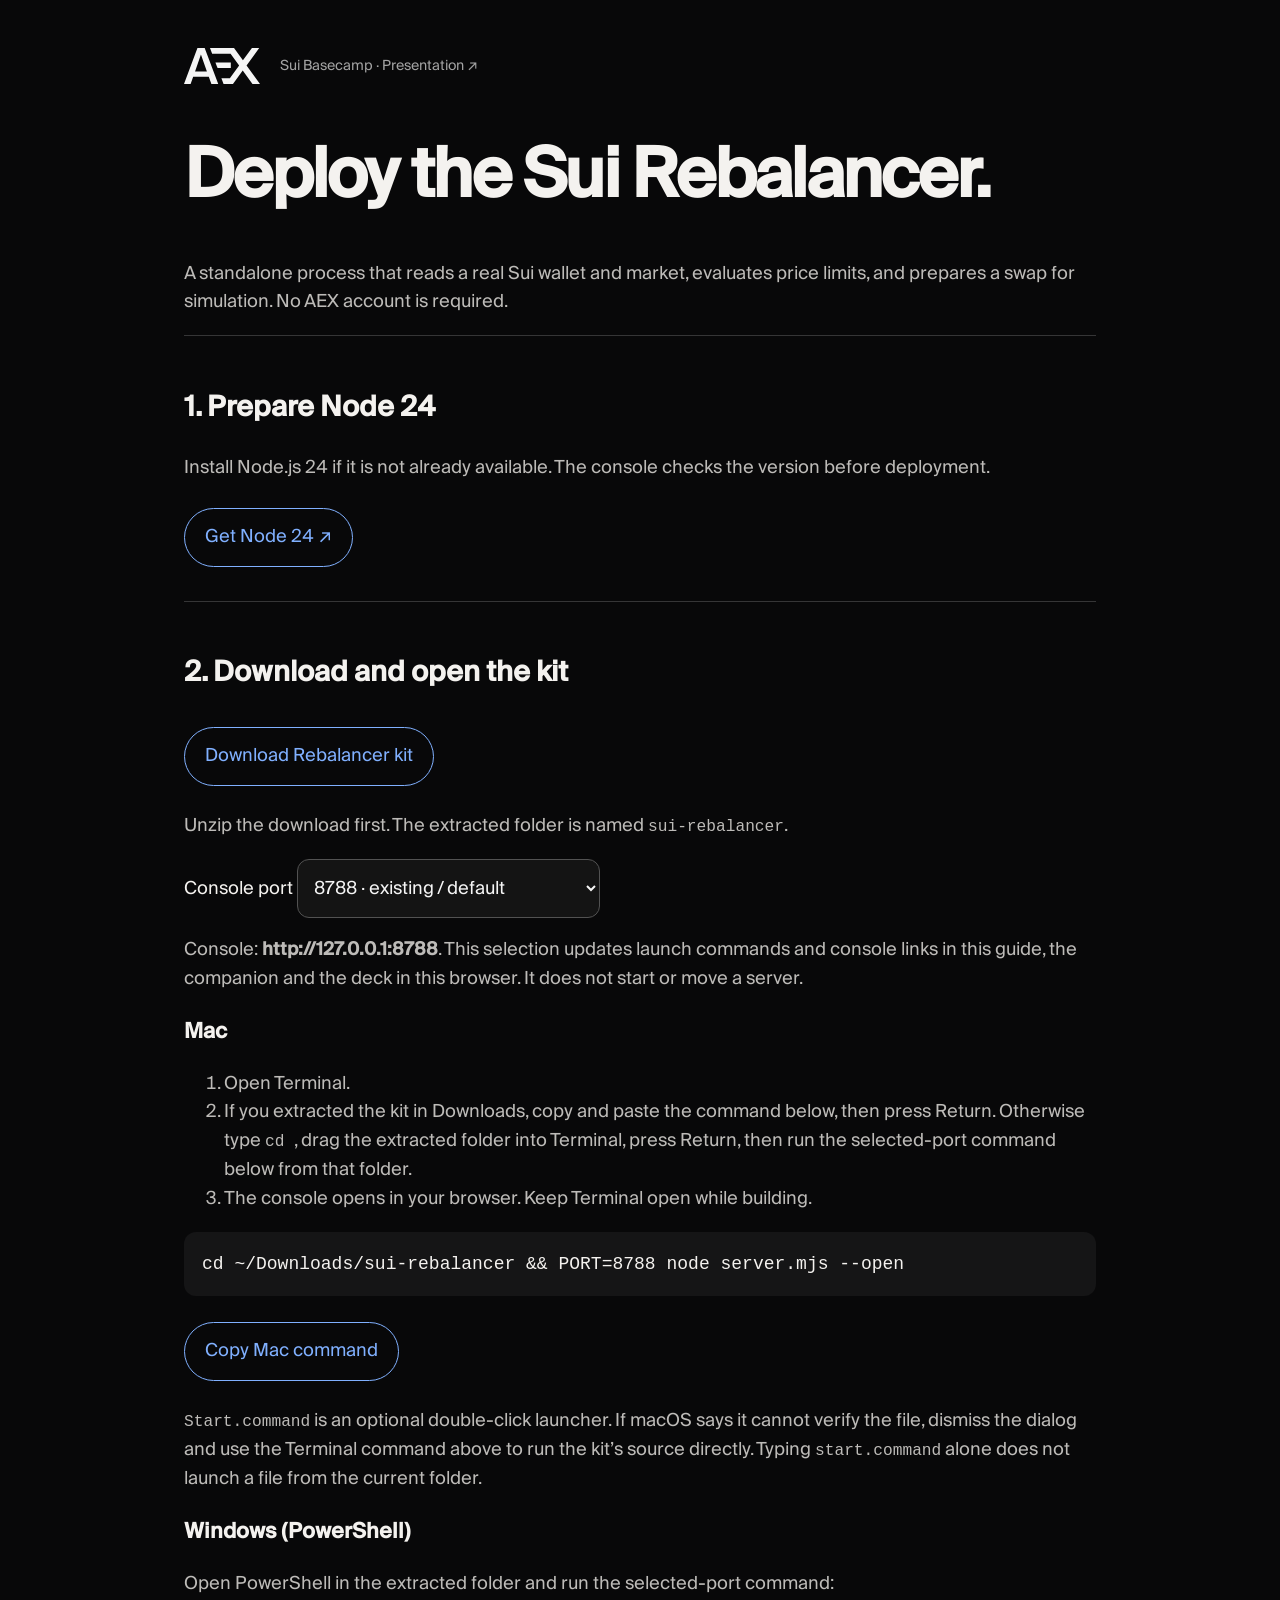
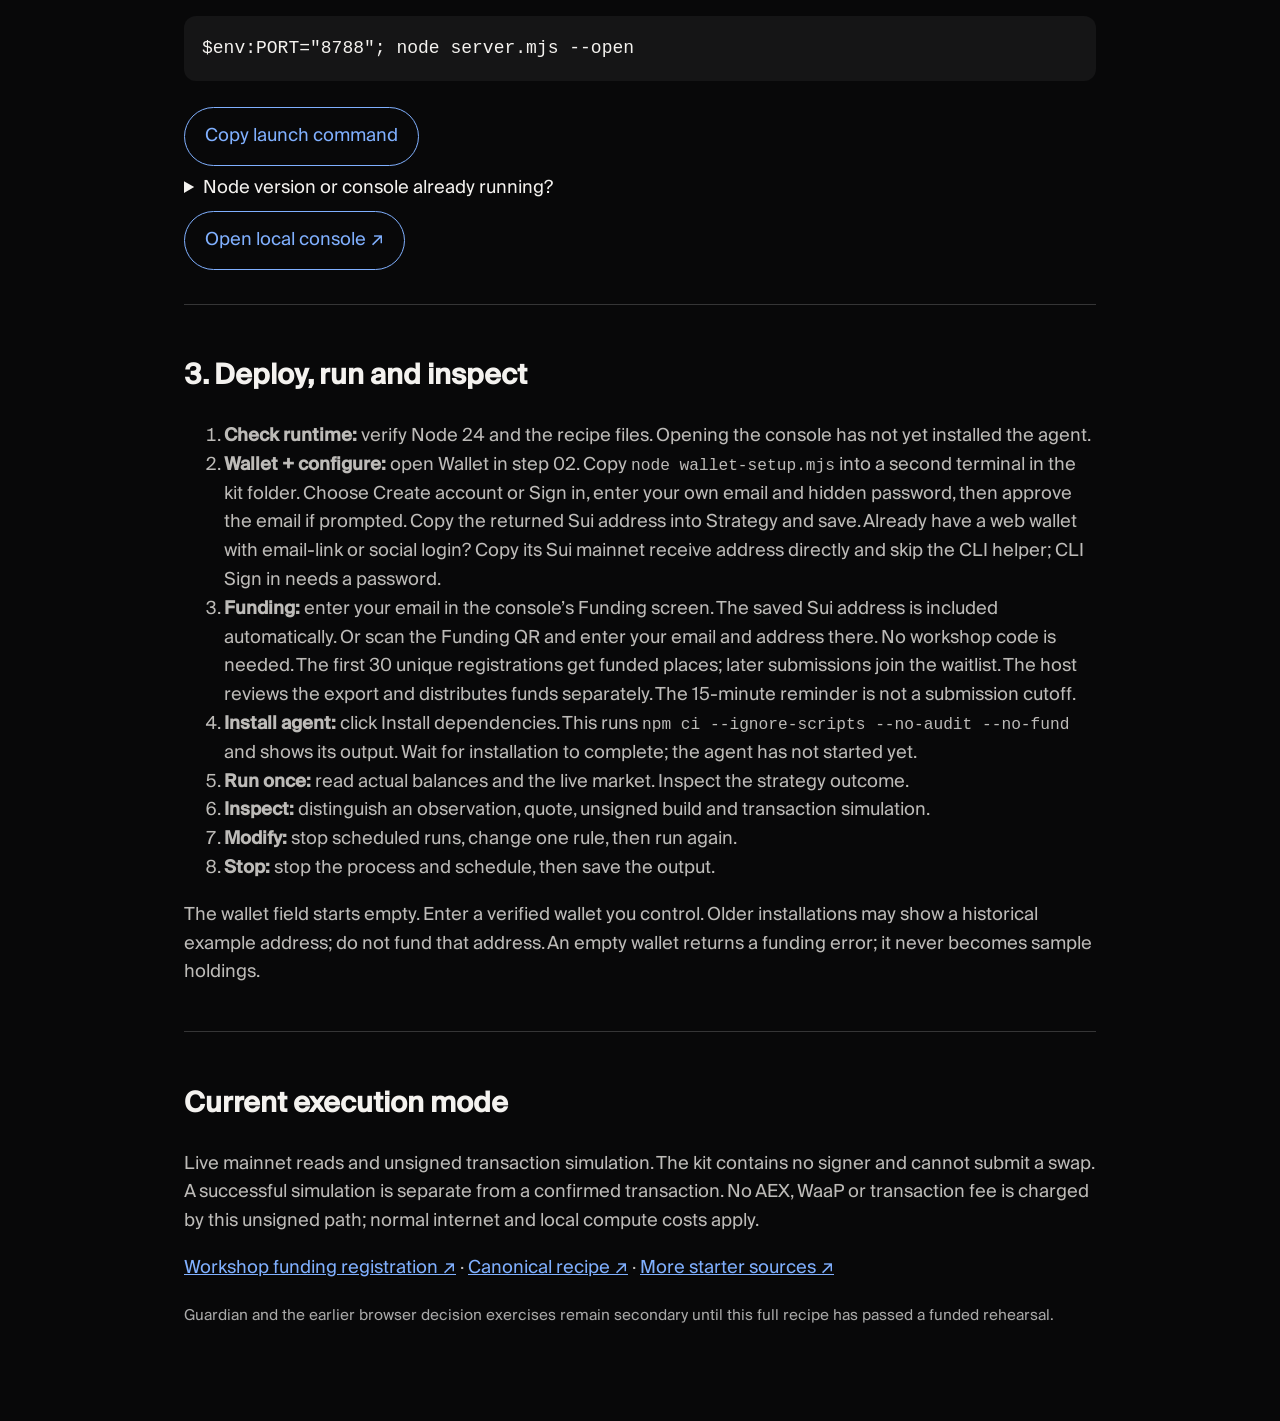
<file: deploy.html>
<!doctype html><html lang="en"><head><meta charset="utf-8"><meta name="viewport" content="width=device-width,initial-scale=1"><title>Deploy the Sui Rebalancer</title><style>:root{color-scheme:dark}*{box-sizing:border-box}body{background:#080809;color:#f4f2ef;font:18px/1.6 system-ui;margin:0}main{max-width:960px;margin:auto;padding:48px 24px}h1{font-size:clamp(38px,6vw,68px);line-height:1.1;letter-spacing:-.04em}h2{font-size:28px}p,li{color:#bdbbb8}a{color:#80b0ff}.step{padding:26px 0;border-top:1px solid #353536}.button{background:transparent;color:#80b0ff;font:inherit;cursor:pointer;display:inline-block;padding:14px 20px;border:1px solid #80b0ff;border-radius:999px;text-decoration:none;margin:8px 16px 8px 0}code{font-size:.9em}small{color:#aaa}pre{white-space:pre-wrap;background:#151516;padding:18px;border-radius:12px}</style><link rel="stylesheet" href="assets/aex-workshop.css"></head><body><main><a class="aex-mark" href="deck/"><svg role="img" aria-label="AEX" width="76" height="36" viewBox="0 0 38 18" fill="none" xmlns="http://www.w3.org/2000/svg">
<path fill-rule="evenodd" clip-rule="evenodd" d="M17.1268 18H13.6915L12.397 14.3751H4.58039L3.31086 18H0L6.72126 0H10.3308L17.1268 18ZM5.52636 11.7186H11.451L8.46381 3.30208L5.52636 11.7186Z" fill="currentColor"/>
<path d="M29.4616 6.18204L33.9673 0H37.6017L31.2787 8.68966L38 18H34.2411L29.3619 11.2717L24.4828 18H19.78L18.704 15.1448H22.9317L27.5696 8.78894L23.2839 2.85517H14.0723L12.9962 0H25.0056L29.4616 6.18204Z" fill="currentColor"/>
<path d="M23.4 10.0552H16.7858L15.7097 7.2H23.4V10.0552Z" fill="currentColor"/>
</svg><span>Sui Basecamp · Presentation ↗</span></a><h1>Deploy the Sui Rebalancer.</h1><p>A standalone process that reads a real Sui wallet and market, evaluates price limits, and prepares a swap for simulation. No AEX account is required.</p><div class="step"><h2>1. Prepare Node 24</h2><p>Install Node.js 24 if it is not already available. The console checks the version before deployment.</p><a class="button" href="https://nodejs.org/en/download" target="_blank" rel="noopener">Get Node 24 ↗</a></div><div class="step"><h2>2. Download and open the kit</h2><a class="button" href="downloads/sui-rebalancer-kit.zip" download>Download Rebalancer kit</a><p>Unzip the download first. The extracted folder is named <code>sui-rebalancer</code>.</p>
<label>Console port <select data-runtime-port aria-label="Console port"><option value="8788">8788 · existing / default</option><option value="8789">8789 · separate local rehearsal</option></select></label><p>Console: <strong data-runtime-address>http://127.0.0.1:8788</strong>. This selection updates launch commands and console links in this guide, the companion and the deck in this browser. It does not start or move a server.</p><h3>Mac</h3><ol><li>Open Terminal.</li><li>If you extracted the kit in Downloads, copy and paste the command below, then press Return. Otherwise type <code>cd </code>, drag the extracted folder into Terminal, press Return, then run the selected-port command below from that folder.</li><li>The console opens in your browser. Keep Terminal open while building.</li></ol>
<pre id="mac-command" data-port-command="mac">cd ~/Downloads/sui-rebalancer &amp;&amp; PORT=8788 node server.mjs --open</pre><button class="button" type="button" data-copy="mac-command">Copy Mac command</button>
<p><code>Start.command</code> is an optional double-click launcher. If macOS says it cannot verify the file, dismiss the dialog and use the Terminal command above to run the kit’s source directly. Typing <code>start.command</code> alone does not launch a file from the current folder.</p>
<h3>Windows (PowerShell)</h3><p>Open PowerShell in the extracted folder and run the selected-port command:</p><pre id="manual-command" data-port-command="powershell">$env:PORT="8788"; node server.mjs --open</pre><button class="button" type="button" data-copy="manual-command">Copy launch command</button>
<details><summary>Node version or console already running?</summary><p>Run <code>node --version</code>. This kit requires <strong>v24.x</strong>; v26 is not the tested runtime. After installing Node 24, open a new Terminal and check again.</p><p>If a Rebalancer console already uses the selected port, the updated launcher opens that console without starting another. It may be running locally or connected to Studio. With an older kit, <code>EADDRINUSE</code> means that port is occupied: open the local console link below. For a separate local instance, select <strong>8789</strong> above and run its command. For clean configuration, extract a new kit into a different folder first; ports do not isolate saved files. Leave the existing console running.</p><p>If your default Node is v26, from the extracted kit folder use this command to launch with Node 24:</p><pre data-port-command="node24" id="node24-command">PORT=8788 npx --yes --package=node@24 -- node server.mjs --open</pre><button class="button" data-copy="node24-command">Copy Node 24 command</button></details>
<a class="button" href="http://127.0.0.1:8788/" target="rebalancer-runtime" rel="noopener">Open local console ↗</a></div><div class="step"><h2>3. Deploy, run and inspect</h2><ol><li><strong>Check runtime:</strong> verify Node 24 and the recipe files. Opening the console has not yet installed the agent.</li><li><strong>Wallet + configure:</strong> open Wallet in step 02. Copy <code>node wallet-setup.mjs</code> into a second terminal in the kit folder. Choose Create account or Sign in, enter your own email and hidden password, then approve the email if prompted. Copy the returned Sui address into Strategy and save. Already have a web wallet with email-link or social login? Copy its Sui mainnet receive address directly and skip the CLI helper; CLI Sign in needs a password.</li><li><strong>Funding:</strong> enter your email in the console’s Funding screen. The saved Sui address is included automatically. Or scan the Funding QR and enter your email and address there. No workshop code is needed. The first 30 unique registrations get funded places; later submissions join the waitlist. The host reviews the export and distributes funds separately. The 15-minute reminder is not a submission cutoff.</li><li><strong>Install agent:</strong> click Install dependencies. This runs <code>npm ci --ignore-scripts --no-audit --no-fund</code> and shows its output. Wait for installation to complete; the agent has not started yet.</li><li><strong>Run once:</strong> read actual balances and the live market. Inspect the strategy outcome.</li><li><strong>Inspect:</strong> distinguish an observation, quote, unsigned build and transaction simulation.</li><li><strong>Modify:</strong> stop scheduled runs, change one rule, then run again.</li><li><strong>Stop:</strong> stop the process and schedule, then save the output.</li></ol><p>The wallet field starts empty. Enter a verified wallet you control. Older installations may show a historical example address; do not fund that address. An empty wallet returns a funding error; it never becomes sample holdings.</p></div><div class="step"><h2>Current execution mode</h2><p>Live mainnet reads and unsigned transaction simulation. The kit contains no signer and cannot submit a swap. A successful simulation is separate from a confirmed transaction. No AEX, WaaP or transaction fee is charged by this unsigned path; normal internet and local compute costs apply.</p><p><a href="register.html">Workshop funding registration ↗</a> · <a href="https://docs.waap.human.tech/recipes/sui-portfolio-rebalancer">Canonical recipe ↗</a> · <a href="build.html#library">More starter sources ↗</a></p><p><small>Guardian and the earlier browser decision exercises remain secondary until this full recipe has passed a funded rehearsal.</small></p></div></main><script>for(const button of document.querySelectorAll('[data-copy]'))button.addEventListener('click',async()=>{try{await navigator.clipboard.writeText(document.getElementById(button.dataset.copy).textContent);button.textContent='Copied';}catch{button.textContent='Select and copy the command above';}});</script><script src="assets/runtime-port.js"></script></body></html>
</file>
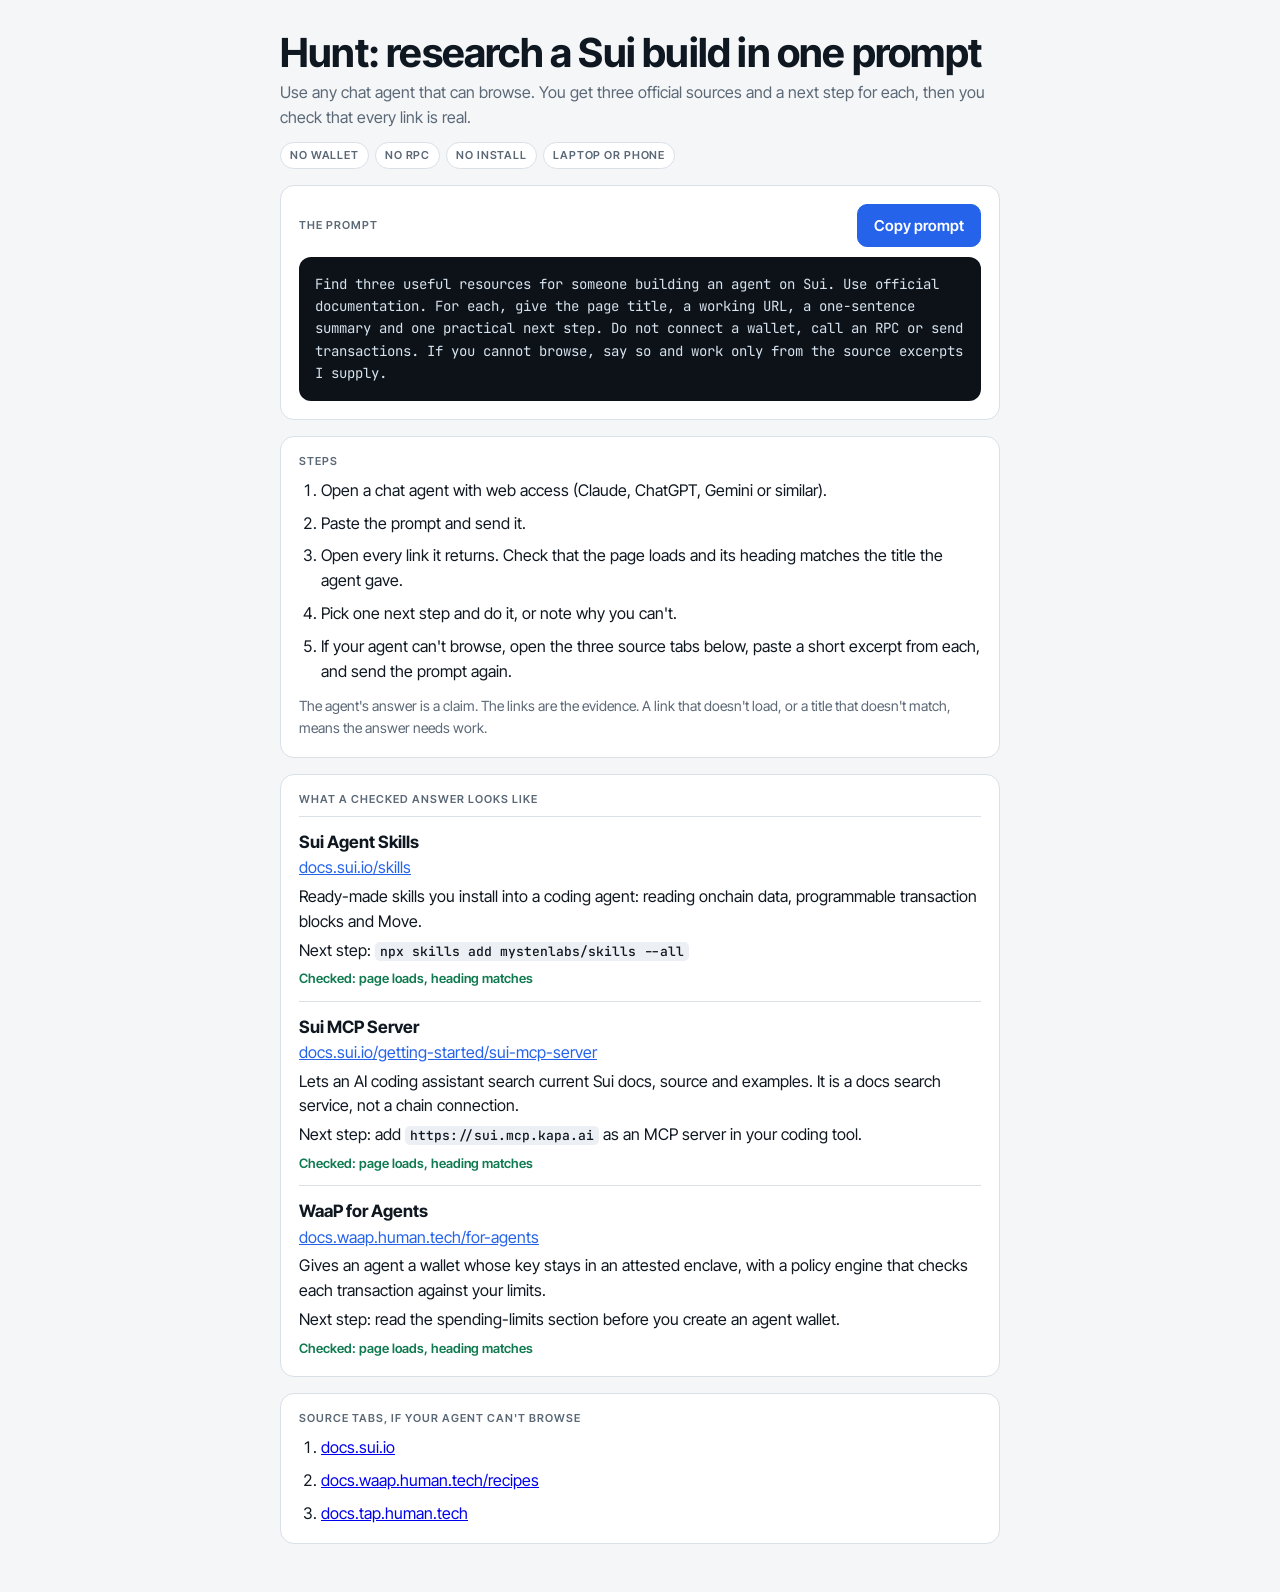
<file: hunt.html>
<!doctype html>
<html lang="en">
<head>
<meta charset="utf-8">
<meta name="viewport" content="width=device-width,initial-scale=1,viewport-fit=cover">
<title>Hunt Research Card</title>
<link rel="preconnect" href="https://fonts.googleapis.com">
<link rel="preconnect" href="https://fonts.gstatic.com" crossorigin>
<link rel="stylesheet" href="https://fonts.googleapis.com/css2?family=Inter+Tight:wght@400;500;600;700&family=JetBrains+Mono:wght@400;600&display=swap">
<style>
/* Layout: one card column. Prompt block with copy, then steps, then a checked example answer. */
:root {
  --bg: #f4f6f8; --panel: #ffffff; --ink: #0f1720; --muted: #5b6876; --line: #d9e0e7;
  --accent: #2563eb; --ok: #0f7a4f; --code-bg: #0d1218; --code-ink: #d6e2ee;
  --font-ui: "Inter Tight", ui-sans-serif, system-ui, -apple-system, "Segoe UI", sans-serif;
  --font-mono: "JetBrains Mono", ui-monospace, SFMono-Regular, Menlo, Consolas, monospace;
}
@media (prefers-color-scheme: dark) {
  :root:not([data-theme="light"]) { --bg: #0a0e13; --panel: #121820; --ink: #e8eef4; --muted: #93a3b3; --line: #243040; --accent: #6ea0ff; --ok: #34d399; --code-bg: #05080b; --code-ink: #d6e2ee; color-scheme: dark; }
}
:root[data-theme="dark"] { --bg: #0a0e13; --panel: #121820; --ink: #e8eef4; --muted: #93a3b3; --line: #243040; --accent: #6ea0ff; --ok: #34d399; --code-bg: #05080b; --code-ink: #d6e2ee; color-scheme: dark; }
* { box-sizing: border-box; }
body { background: var(--bg); color: var(--ink); font-family: var(--font-ui); font-size: 16px; line-height: 1.55; padding-inline: 16px; padding-block: 24px 40px; }
.wrap { max-width: 720px; margin: 0 auto; display: grid; gap: 16px; }
h1 { font-size: clamp(28px, 6vw, 40px); line-height: 1.05; margin: 0; letter-spacing: -0.02em; text-wrap: balance; }
.sub { color: var(--muted); margin: 6px 0 0; }
.chips { display: flex; flex-wrap: wrap; gap: 6px; margin-top: 12px; }
.chip { font: 600 11px/1 var(--font-ui); text-transform: uppercase; letter-spacing: .08em; padding: 7px 9px; border-radius: 999px; border: 1px solid var(--line); color: var(--muted); background: var(--panel); }
.panel { background: var(--panel); border: 1px solid var(--line); border-radius: 14px; padding: 18px; min-width: 0; }
.label { font: 600 11px/1.2 var(--font-ui); text-transform: uppercase; letter-spacing: .09em; color: var(--muted); }
.prompt { background: var(--code-bg); color: var(--code-ink); border-radius: 12px; padding: 16px; font: 14px/1.6 var(--font-mono); white-space: pre-wrap; overflow-wrap: anywhere; margin-top: 10px; }
.row { display: flex; justify-content: space-between; align-items: center; gap: 10px; flex-wrap: wrap; }
button { font: 600 15px var(--font-ui); padding: 11px 16px; border-radius: 10px; border: 1px solid var(--accent); background: var(--accent); color: #fff; cursor: pointer; }
button:focus-visible, a:focus-visible { outline: 2px solid var(--accent); outline-offset: 2px; }
ol { margin: 10px 0 0; padding-left: 22px; display: grid; gap: 8px; }
.ex { display: grid; gap: 12px; margin-top: 10px; }
.ex article { border-top: 1px solid var(--line); padding-top: 12px; }
.ex h3 { margin: 0; font-size: 17px; }
.ex a { color: var(--accent); overflow-wrap: anywhere; }
.ex p { margin: 4px 0 0; }
.ex code { font: 500 13px var(--font-mono); background: color-mix(in srgb, var(--line) 50%, transparent); padding: 1px 5px; border-radius: 5px; overflow-wrap: anywhere; }
.check { color: var(--ok); font-weight: 600; font-size: 13px; margin-top: 6px; }
.muted { color: var(--muted); font-size: 14px; }
</style>
</head>
<body>
<div class="wrap">
  <header>
    <h1>Hunt: research a Sui build in one prompt</h1>
    <p class="sub">Use any chat agent that can browse. You get three official sources and a next step for each, then you check that every link is real.</p>
    <div class="chips"><span class="chip">No wallet</span><span class="chip">No RPC</span><span class="chip">No install</span><span class="chip">Laptop or phone</span></div>
  </header>

  <section class="panel">
    <div class="row">
      <div class="label">The prompt</div>
      <button type="button" id="copy">Copy prompt</button>
    </div>
    <div class="prompt" id="prompt">Find three useful resources for someone building an agent on Sui. Use official documentation. For each, give the page title, a working URL, a one-sentence summary and one practical next step. Do not connect a wallet, call an RPC or send transactions. If you cannot browse, say so and work only from the source excerpts I supply.</div>
  </section>

  <section class="panel">
    <div class="label">Steps</div>
    <ol>
      <li>Open a chat agent with web access (Claude, ChatGPT, Gemini or similar).</li>
      <li>Paste the prompt and send it.</li>
      <li>Open every link it returns. Check that the page loads and its heading matches the title the agent gave.</li>
      <li>Pick one next step and do it, or note why you can't.</li>
      <li>If your agent can't browse, open the three source tabs below, paste a short excerpt from each, and send the prompt again.</li>
    </ol>
    <p class="muted" style="margin:12px 0 0">The agent's answer is a claim. The links are the evidence. A link that doesn't load, or a title that doesn't match, means the answer needs work.</p>
  </section>

  <section class="panel">
    <div class="label">What a checked answer looks like</div>
    <div class="ex">
      <article>
        <h3>Sui Agent Skills</h3>
        <a href="https://docs.sui.io/skills" target="_blank" rel="noopener">docs.sui.io/skills</a>
        <p>Ready-made skills you install into a coding agent: reading onchain data, programmable transaction blocks and Move.</p>
        <p>Next step: <code>npx skills add mystenlabs/skills --all</code></p>
        <div class="check">Checked: page loads, heading matches</div>
      </article>
      <article>
        <h3>Sui MCP Server</h3>
        <a href="https://docs.sui.io/getting-started/sui-mcp-server" target="_blank" rel="noopener">docs.sui.io/getting-started/sui-mcp-server</a>
        <p>Lets an AI coding assistant search current Sui docs, source and examples. It is a docs search service, not a chain connection.</p>
        <p>Next step: add <code>https://sui.mcp.kapa.ai</code> as an MCP server in your coding tool.</p>
        <div class="check">Checked: page loads, heading matches</div>
      </article>
      <article>
        <h3>WaaP for Agents</h3>
        <a href="https://docs.waap.human.tech/for-agents" target="_blank" rel="noopener">docs.waap.human.tech/for-agents</a>
        <p>Gives an agent a wallet whose key stays in an attested enclave, with a policy engine that checks each transaction against your limits.</p>
        <p>Next step: read the spending-limits section before you create an agent wallet.</p>
        <div class="check">Checked: page loads, heading matches</div>
      </article>
    </div>
  </section>

  <section class="panel">
    <div class="label">Source tabs, if your agent can't browse</div>
    <ol>
      <li><a href="https://docs.sui.io/" target="_blank" rel="noopener">docs.sui.io</a></li>
      <li><a href="https://docs.waap.human.tech/recipes" target="_blank" rel="noopener">docs.waap.human.tech/recipes</a></li>
      <li><a href="https://docs.tap.human.tech/" target="_blank" rel="noopener">docs.tap.human.tech</a></li>
    </ol>
  </section>
</div>

<script>
document.getElementById("copy").addEventListener("click", async (e) => {
  const btn = e.currentTarget, text = document.getElementById("prompt").textContent;
  try { await navigator.clipboard.writeText(text); btn.textContent = "Copied"; }
  catch { const r = document.createRange(); r.selectNodeContents(document.getElementById("prompt")); const s = getSelection(); s.removeAllRanges(); s.addRange(r); btn.textContent = "Selected: copy it"; }
  setTimeout(() => (btn.textContent = "Copy prompt"), 1800);
});
</script>
</body>
</html>
</file>
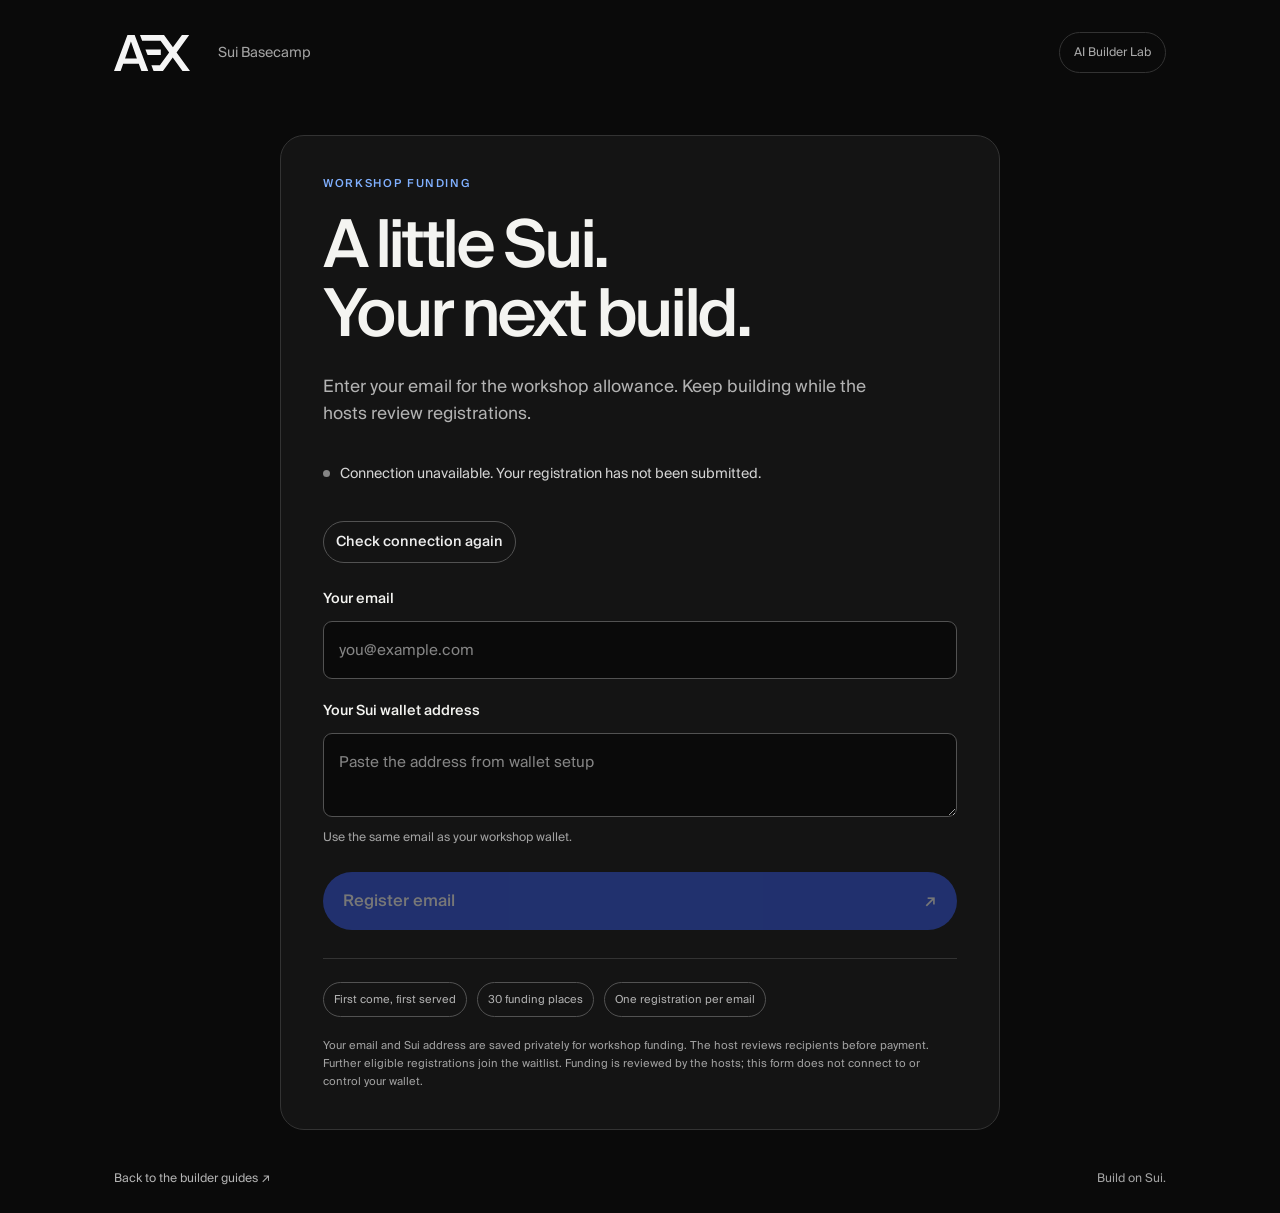
<file: register.html>
<!doctype html>
<html lang="en">
<head><meta charset="utf-8"><meta name="viewport" content="width=device-width,initial-scale=1"><meta name="referrer" content="strict-origin-when-cross-origin"><title>Workshop funding · Sui Basecamp</title><link rel="stylesheet" href="assets/registration.css"><link rel="stylesheet" href="assets/aex-workshop.css"></head>
<body><main>
<header><a href="deck/" class="aex-mark"><svg role="img" aria-label="AEX" width="76" height="36" viewBox="0 0 38 18" fill="none" xmlns="http://www.w3.org/2000/svg">
<path fill-rule="evenodd" clip-rule="evenodd" d="M17.1268 18H13.6915L12.397 14.3751H4.58039L3.31086 18H0L6.72126 0H10.3308L17.1268 18ZM5.52636 11.7186H11.451L8.46381 3.30208L5.52636 11.7186Z" fill="currentColor"/>
<path d="M29.4616 6.18204L33.9673 0H37.6017L31.2787 8.68966L38 18H34.2411L29.3619 11.2717L24.4828 18H19.78L18.704 15.1448H22.9317L27.5696 8.78894L23.2839 2.85517H14.0723L12.9962 0H25.0056L29.4616 6.18204Z" fill="currentColor"/>
<path d="M23.4 10.0552H16.7858L15.7097 7.2H23.4V10.0552Z" fill="currentColor"/>
</svg><span>Sui Basecamp</span></a><span class="pill">AI Builder Lab</span></header>
<section class="card">
<p class="eyebrow" id="eyebrow">WORKSHOP FUNDING</p>
<h1>A little Sui.<br>Your next build.</h1>
<p class="intro">Enter your email for the workshop allowance. Keep building while the hosts review registrations.</p>
<div id="intake">
<div class="window" role="status"><span class="dot" id="dot"></span><span id="window">Checking registration…</span></div>
<button id="retry" class="secondary retry" type="button" hidden>Check connection again</button>
<form id="registration">
<label for="email">Your email</label><input id="email" name="email" type="email" autocomplete="email" autocapitalize="none" placeholder="you@example.com" required maxlength="254">
<label for="address">Your Sui wallet address</label><textarea id="address" name="address" autocomplete="off" spellcheck="false" autocapitalize="none" placeholder="Paste the address from wallet setup" required maxlength="66" rows="2"></textarea>
<p class="small" id="network">Use the same email as your workshop wallet.</p>
<p id="error" class="error" role="alert" hidden></p>
<button id="submit" type="submit" disabled><span id="submit-label">Register email</span><span aria-hidden="true">↗</span></button>
</form>
</div>
<div id="confirmation" class="notice success" role="status" tabindex="-1" hidden><span class="status-icon" aria-hidden="true">✓</span><h2 id="result-title"></h2><p id="result-message"></p><p class="small">This is your registration, not a transfer receipt.</p><details><summary>Your registration receipt</summary><code id="receipt"></code></details></div>
<div class="facts"><span>First come, first served</span><span>30 funding places</span><span>One registration per email</span></div>
<p class="privacy">Your email and Sui address are saved privately for workshop funding. The host reviews recipients before payment. Further eligible registrations join the waitlist. Funding is reviewed by the hosts; this form does not connect to or control your wallet.</p>
</section>
<footer><a href="build.html">Back to the builder guides ↗</a><span>Build on Sui.</span></footer>
</main><script type="module" src="assets/registration.mjs"></script></body></html>
</file>
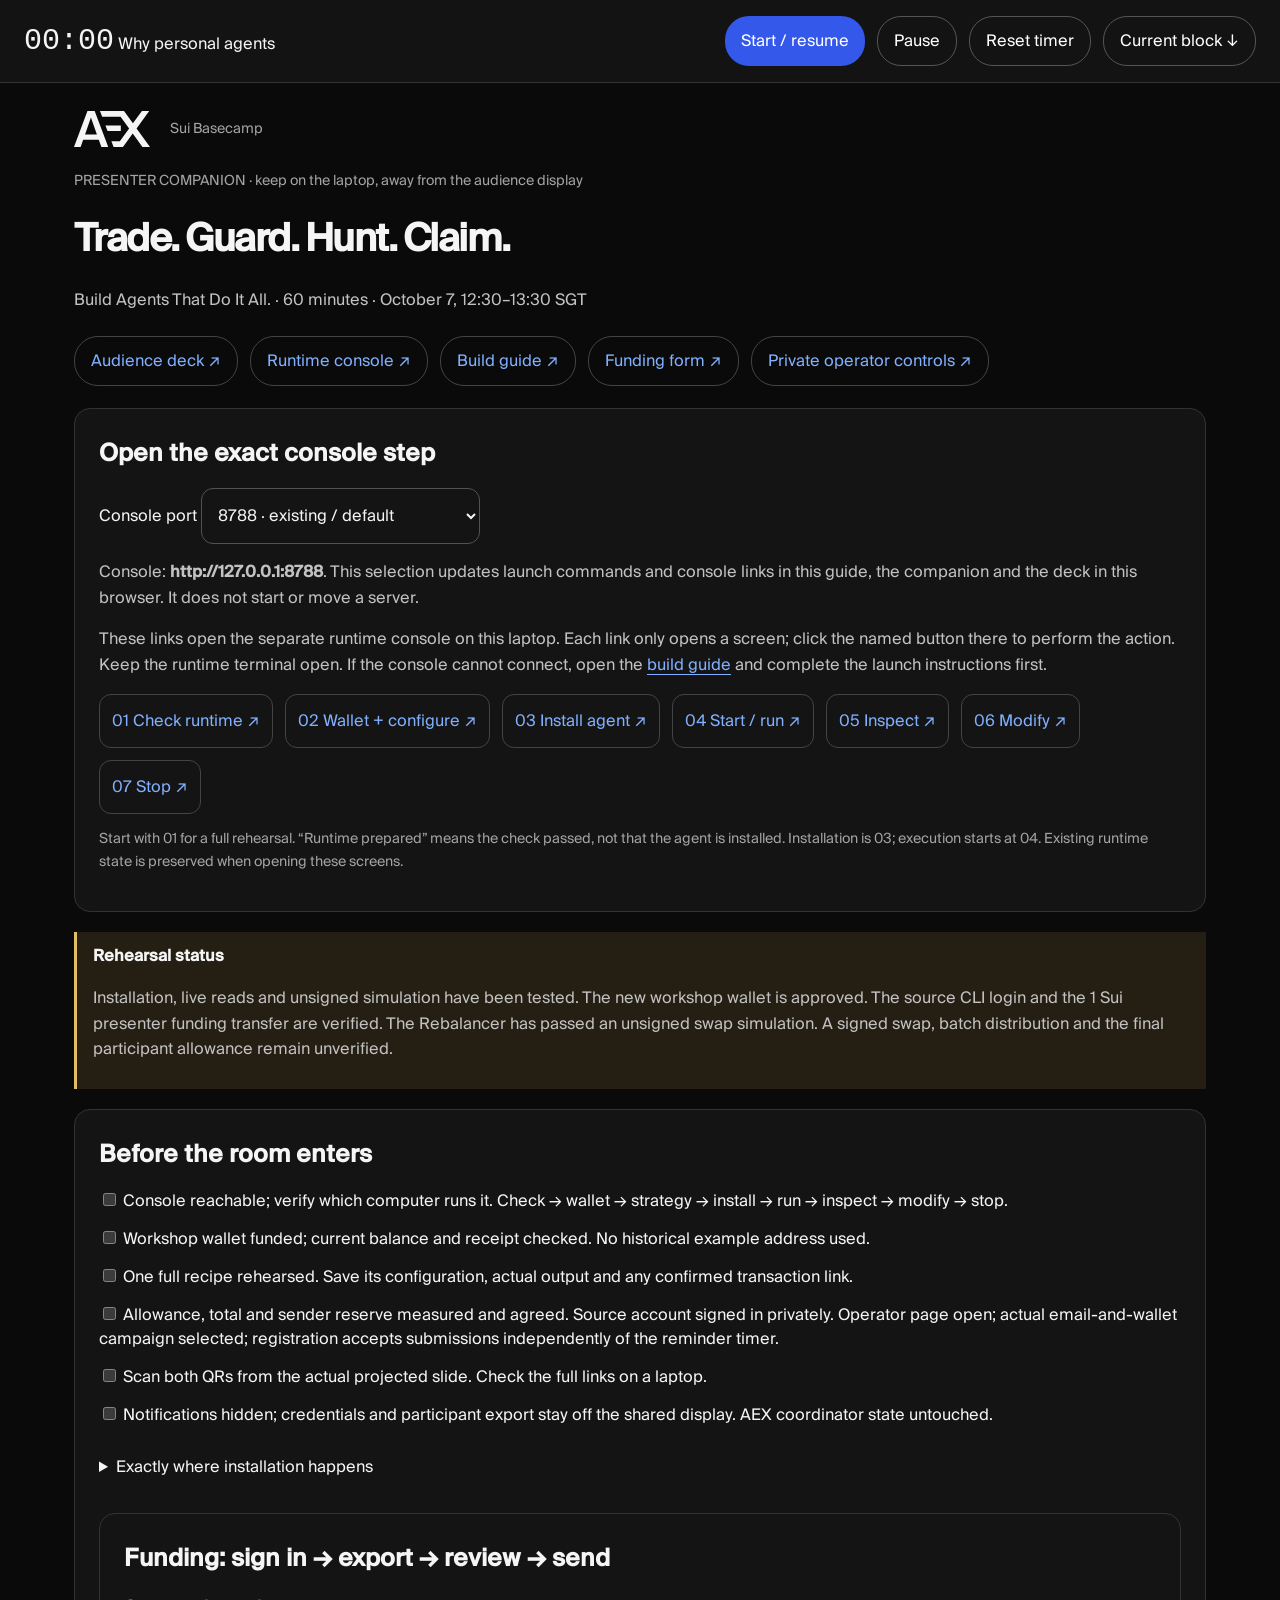
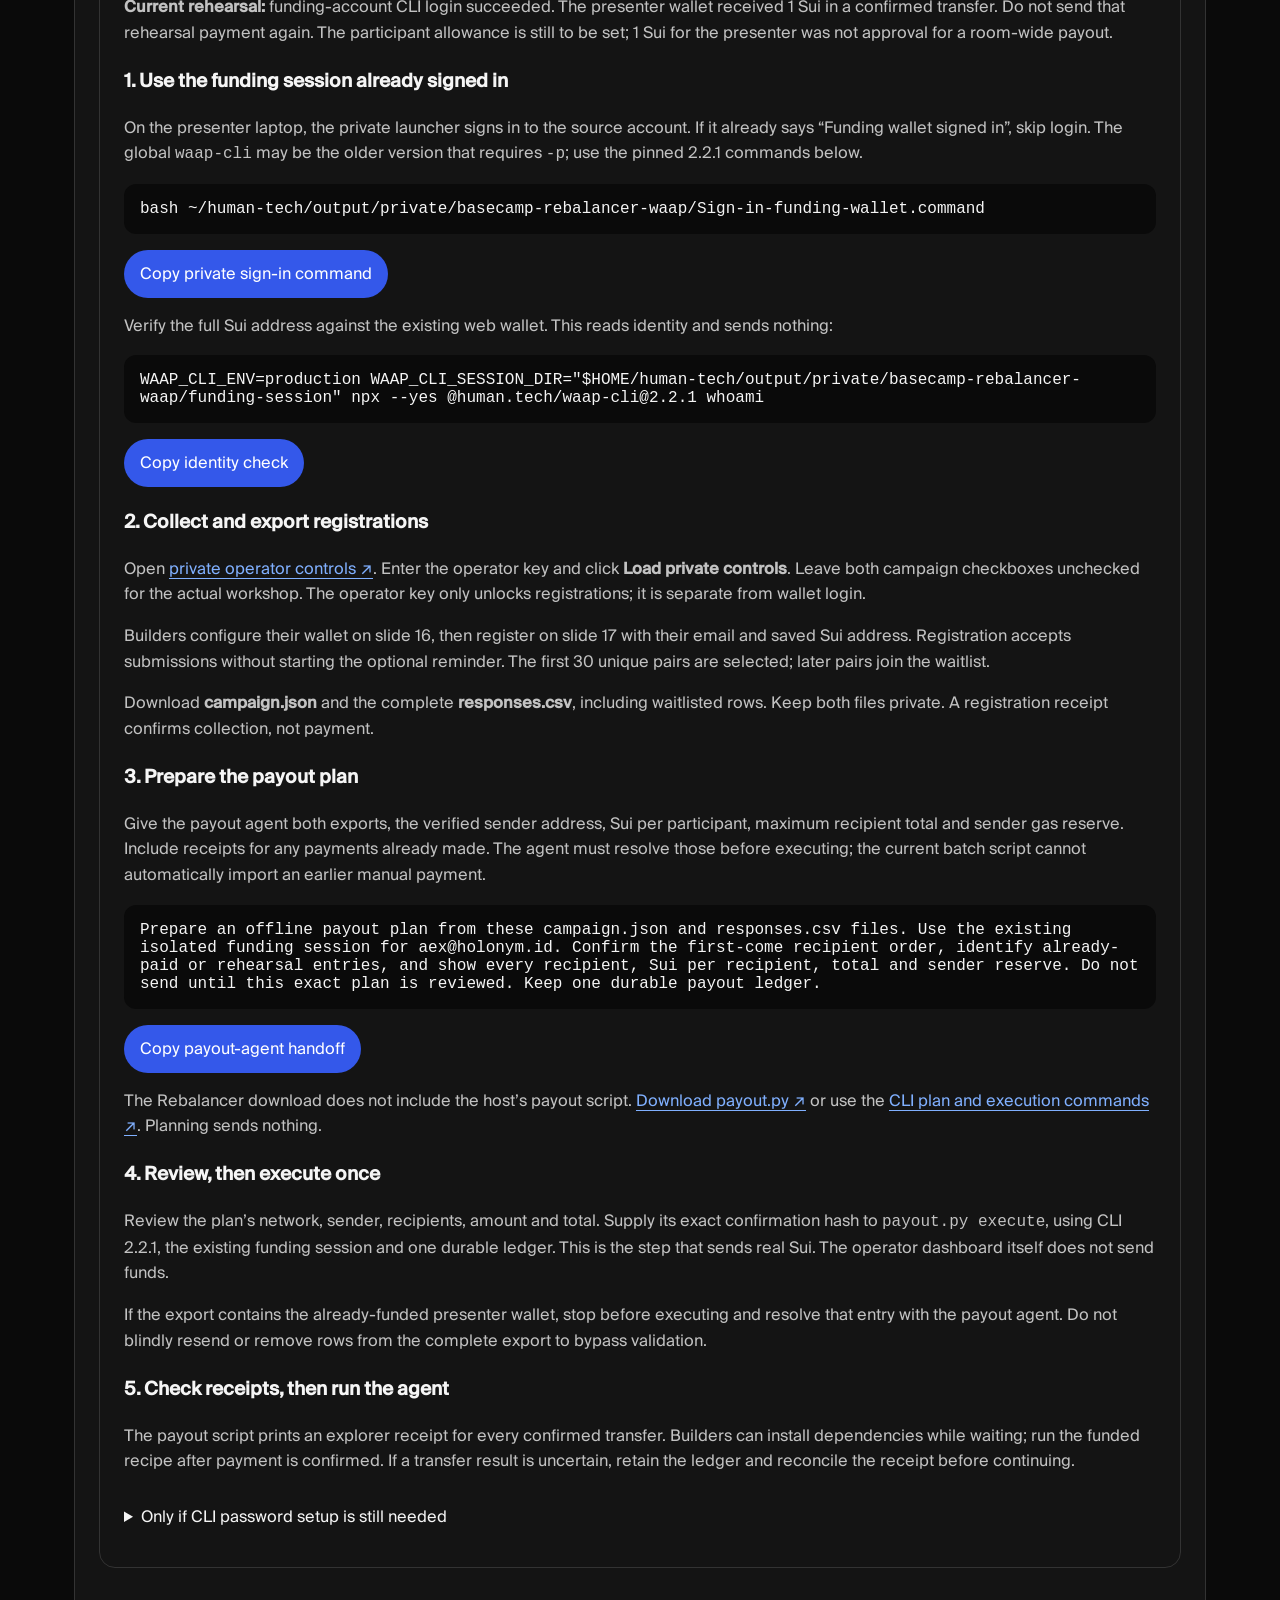
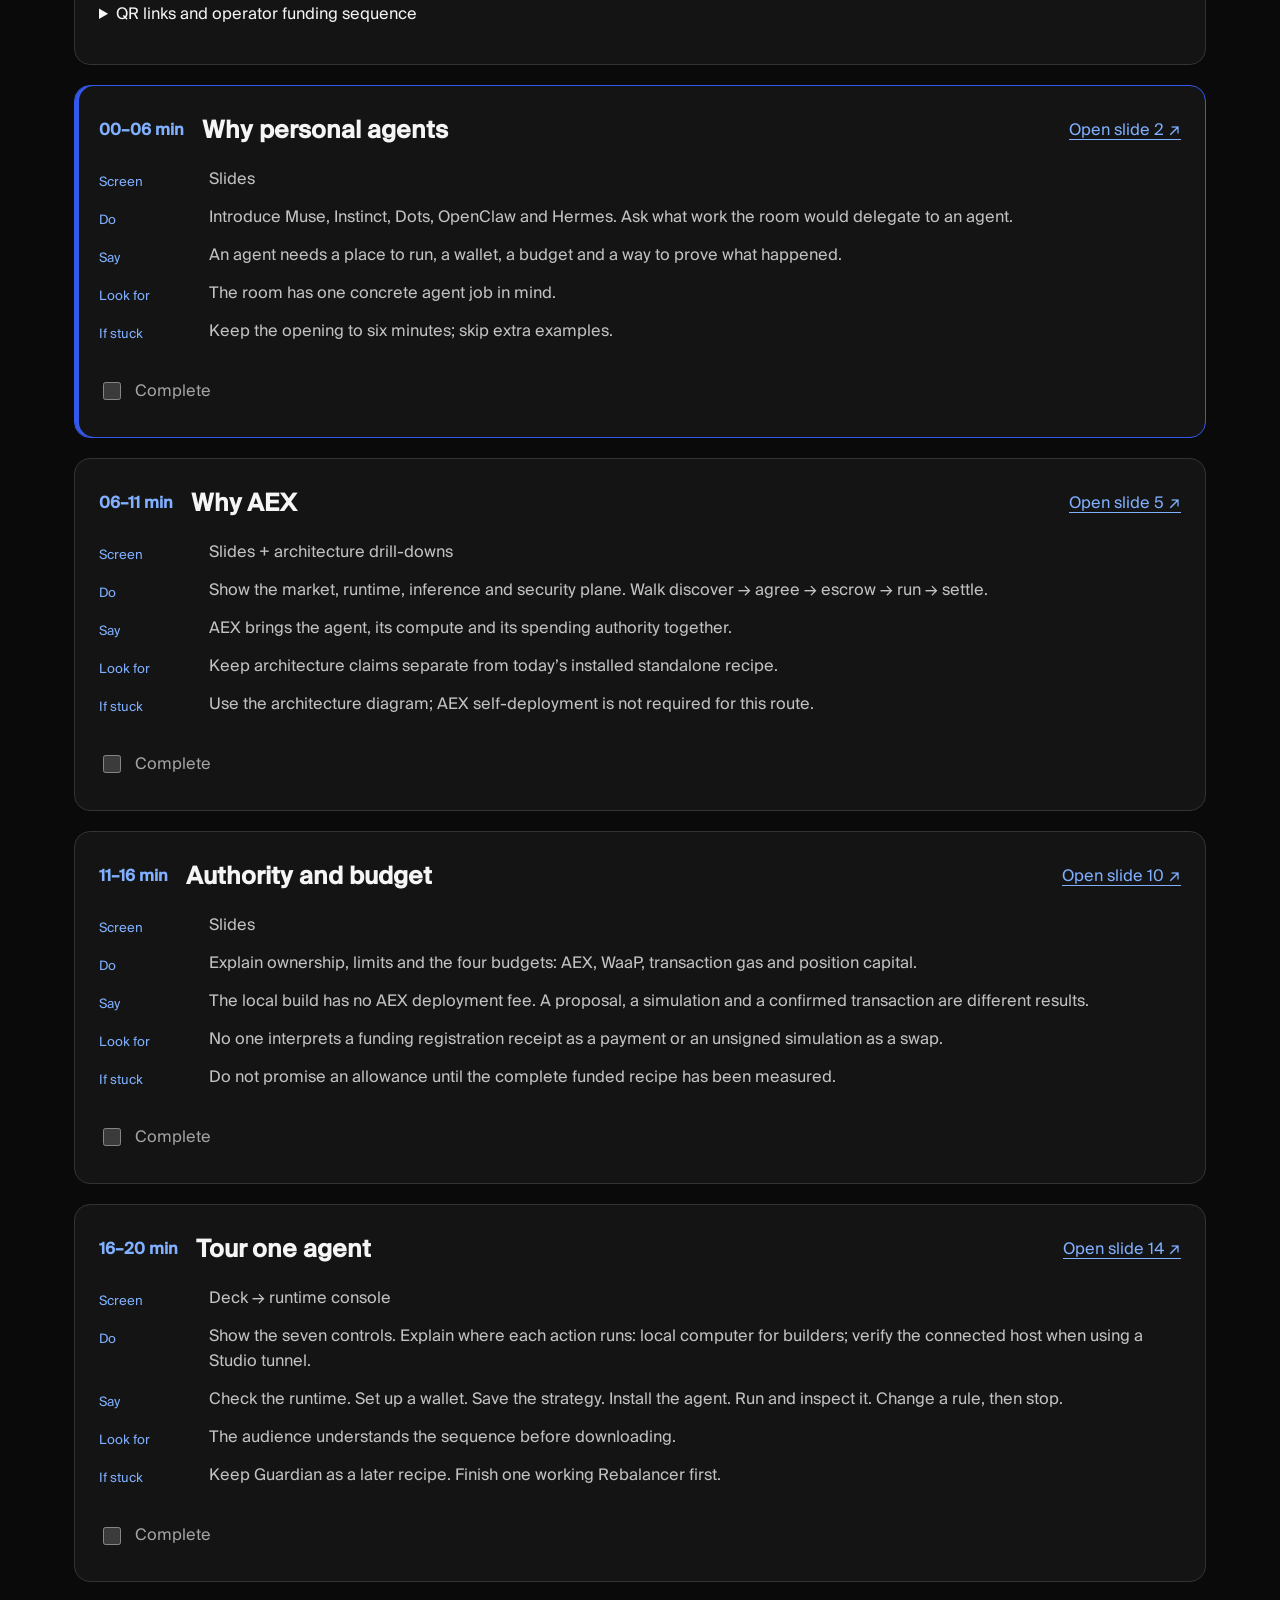
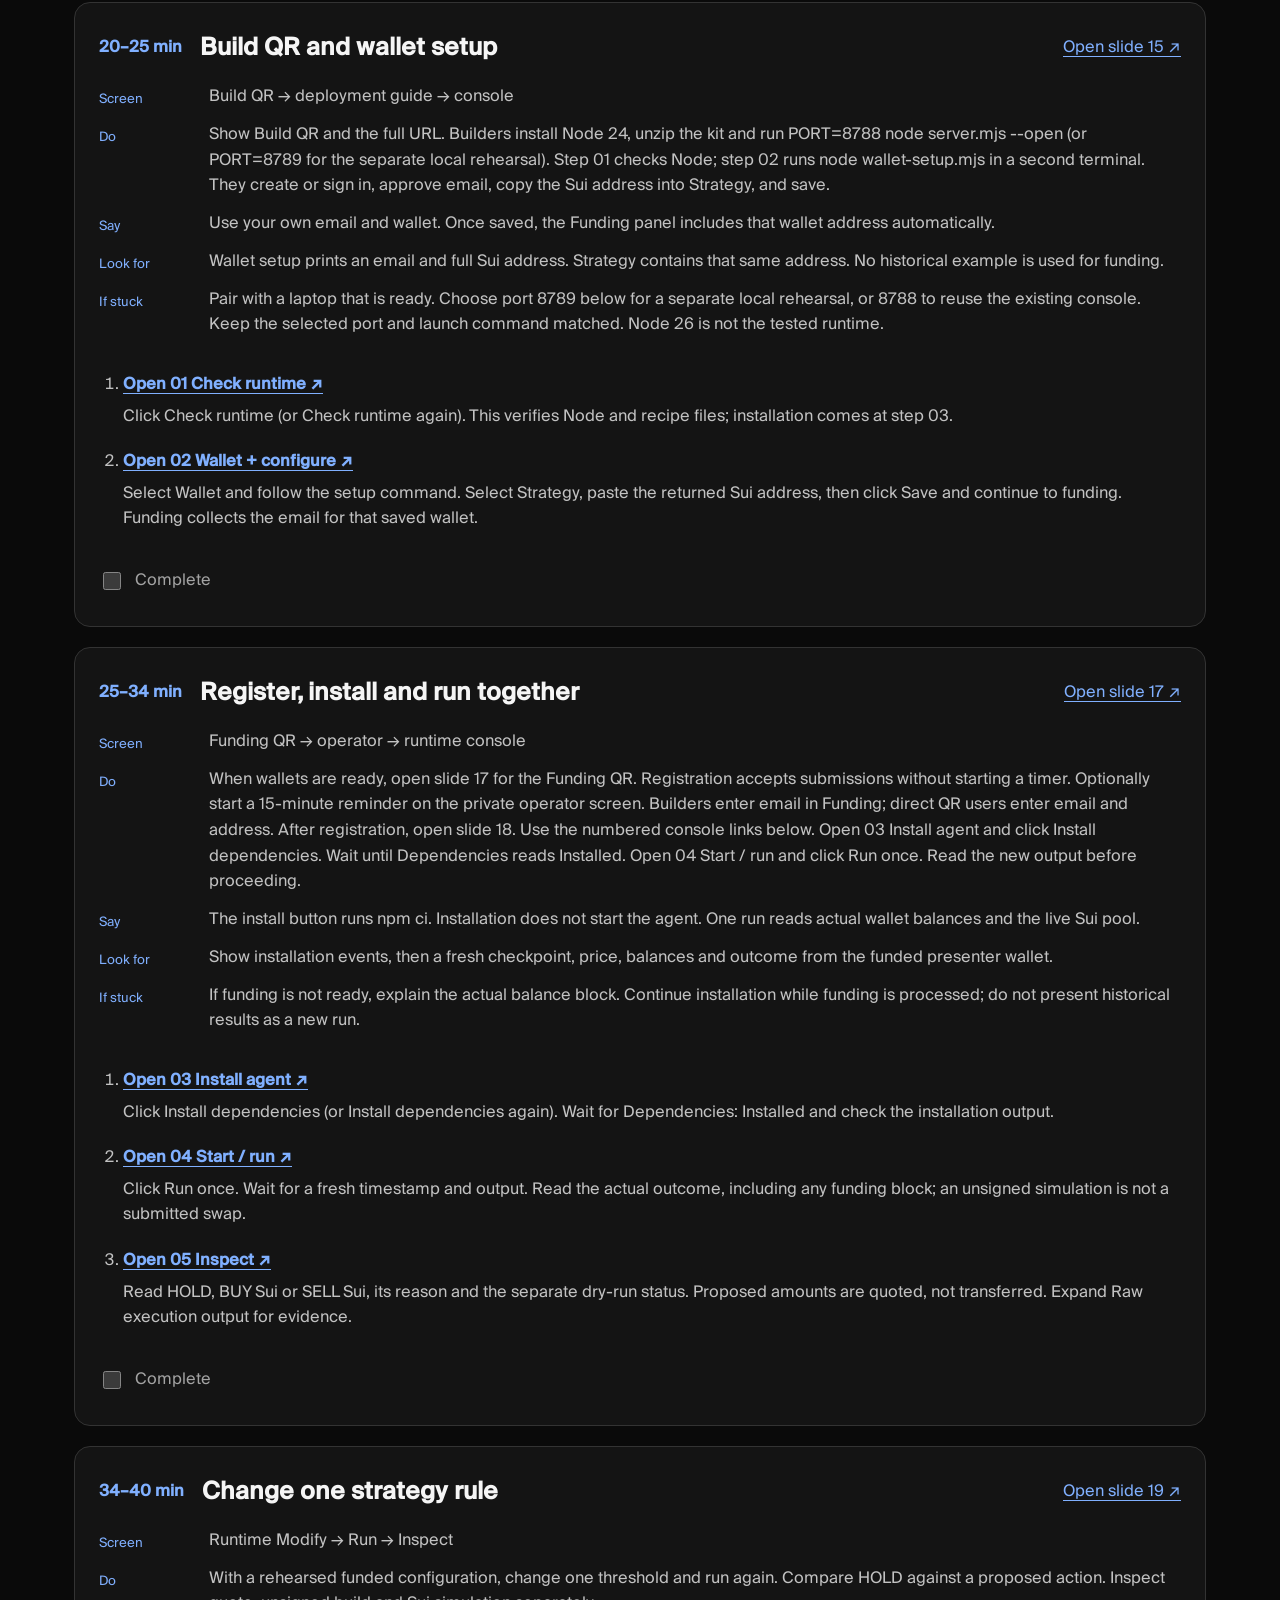
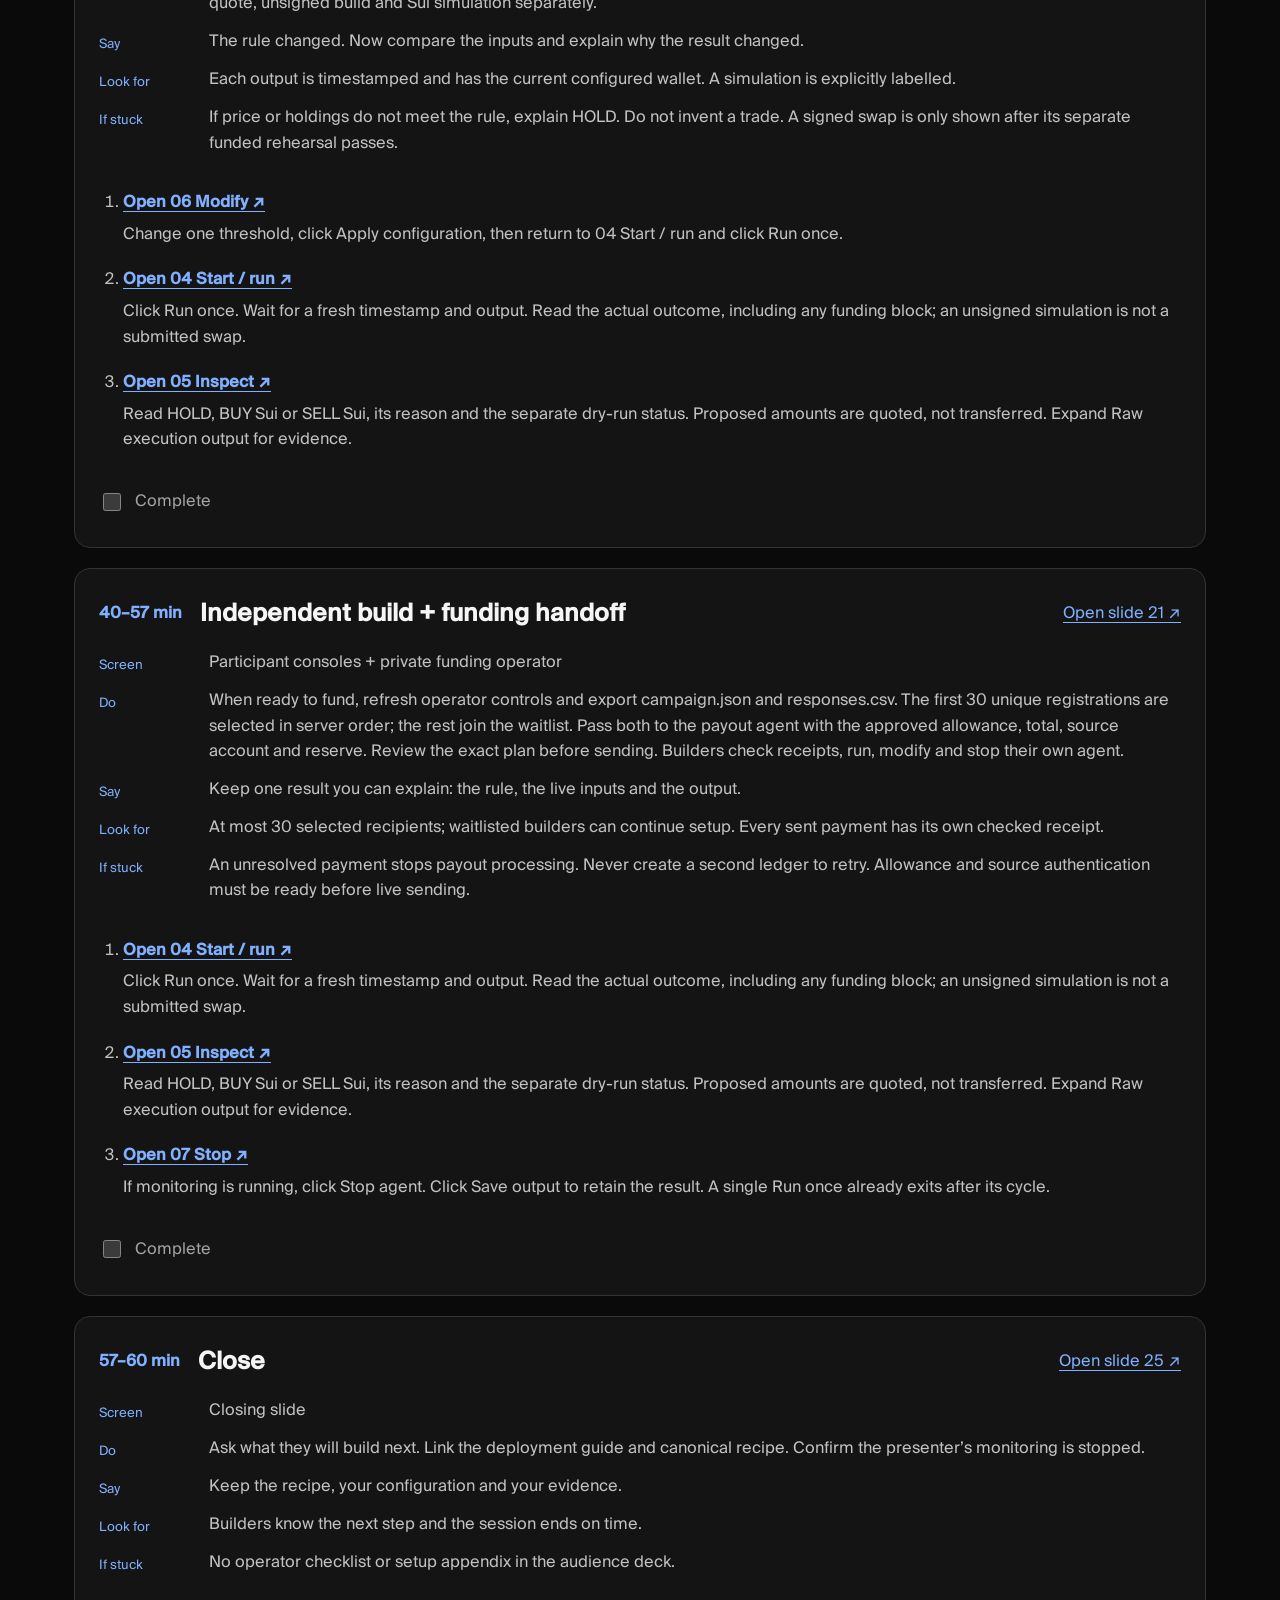
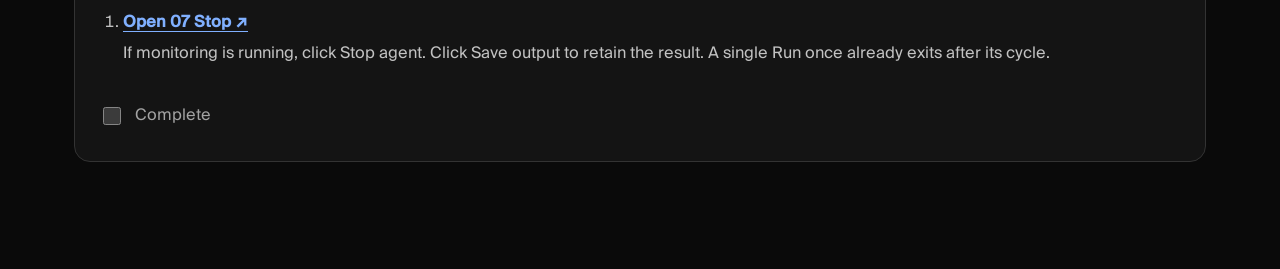
<file: deck/presenter.html>
<!doctype html><html lang="en"><head><meta charset="utf-8"><meta name="viewport" content="width=device-width,initial-scale=1"><title>Basecamp · presenter companion</title><style>
:root{color-scheme:dark;font-family:system-ui,sans-serif;background:#0a0a0a;color:#f5f5f5}*{box-sizing:border-box}body{margin:0}a{color:#80b0ff;text-underline-offset:4px}button{font:inherit;cursor:pointer;background:#3458ea;border:0;border-radius:24px;color:white;padding:10px 16px}main{max-width:1180px;margin:auto;padding:28px 24px 80px}h1{font-size:38px;letter-spacing:-.04em;margin:8px 0}h2{font-size:24px;margin:0}p,li,dd{line-height:1.6;color:#c2c2c2}code,pre{font-family:ui-monospace,monospace}pre{white-space:pre-wrap;overflow-wrap:anywhere;background:#0a0a0a;padding:16px;border-radius:12px}.toolbar{position:sticky;top:0;z-index:2;background:#141414f5;border-bottom:1px solid #333;padding:16px 24px;display:flex;align-items:center;justify-content:space-between;gap:16px;flex-wrap:wrap}.timer{font:30px ui-monospace,monospace}.controls,.links{display:flex;flex-wrap:wrap;gap:12px}.links{margin:22px 0}.links a{border:1px solid #444;border-radius:24px;padding:10px 16px;text-decoration:none}.block,.preflight{border:1px solid #333;border-radius:16px;background:#141414;padding:24px;margin:20px 0;scroll-margin-top:100px}.block.active{border-color:#3458ea;box-shadow:inset 4px 0 #3458ea}.block header{display:flex;align-items:center;gap:18px;flex-wrap:wrap}.block header a{margin-left:auto}.time{color:#80b0ff;font-weight:600}dl{display:grid;grid-template-columns:90px 1fr;gap:12px 20px;margin-bottom:24px}dt{color:#80b0ff;font-size:13px;padding-top:4px}dd{margin:0}.done{color:#a3a3a3;display:block;padding:8px 0}.done input{width:18px;height:18px;vertical-align:middle;margin-right:10px}.preflight label{display:block;margin:14px 0;line-height:1.5}.action-steps{padding-left:24px}.action-steps li{padding:10px 0}.action-steps p{margin:6px 0 0}.action-steps a{font-weight:600}.console-nav{display:flex;gap:12px;flex-wrap:wrap;margin-top:16px}.console-nav a{border:1px solid #444;border-radius:12px;padding:12px;text-decoration:none}.note{color:#a3a3a3;font-size:14px}.status{border-left:3px solid #e4bd68;padding:10px 16px;background:#241e13}summary{cursor:pointer;padding:12px 0}.qr-pair{display:flex;gap:32px;flex-wrap:wrap}.qr-pair img{width:180px;height:180px;background:white;border-radius:8px}.qr-pair a{display:block;max-width:480px;overflow-wrap:anywhere}button.secondary{background:transparent;border:1px solid #555}@media(max-width:650px){main{padding:18px 14px}.block{padding:18px}dl{grid-template-columns:1fr;gap:5px}dd{margin-bottom:12px}.toolbar{padding:12px}.block header a{margin-left:0}}
</style><link rel="stylesheet" href="../assets/aex-workshop.css"></head><body><div class="toolbar"><div><span class="timer" id="timer">00:00</span> <span id="pace">Ready for rehearsal</span></div><div class="controls"><button id="start">Start / resume</button><button id="pause" class="secondary">Pause</button><button id="reset" class="secondary">Reset timer</button><button id="current" class="secondary">Current block ↓</button></div></div><main>
<a class="aex-mark" href="index.html"><svg role="img" aria-label="AEX" width="76" height="36" viewBox="0 0 38 18" fill="none" xmlns="http://www.w3.org/2000/svg">
<path fill-rule="evenodd" clip-rule="evenodd" d="M17.1268 18H13.6915L12.397 14.3751H4.58039L3.31086 18H0L6.72126 0H10.3308L17.1268 18ZM5.52636 11.7186H11.451L8.46381 3.30208L5.52636 11.7186Z" fill="currentColor"/>
<path d="M29.4616 6.18204L33.9673 0H37.6017L31.2787 8.68966L38 18H34.2411L29.3619 11.2717L24.4828 18H19.78L18.704 15.1448H22.9317L27.5696 8.78894L23.2839 2.85517H14.0723L12.9962 0H25.0056L29.4616 6.18204Z" fill="currentColor"/>
<path d="M23.4 10.0552H16.7858L15.7097 7.2H23.4V10.0552Z" fill="currentColor"/>
</svg><span>Sui Basecamp</span></a><p class="note">PRESENTER COMPANION · keep on the laptop, away from the audience display</p><h1>Trade. Guard. Hunt. Claim.</h1><p>Build Agents That Do It All. · 60 minutes · October 7, 12:30–13:30 SGT</p>
<nav class="links"><a href="index.html#s1" target="workshop-deck">Audience deck ↗</a><a href="http://127.0.0.1:8788/" target="rebalancer-runtime">Runtime console ↗</a><a href="../deploy.html" target="workshop-build">Build guide ↗</a><a href="../register.html" target="workshop-funding">Funding form ↗</a><a href="https://sui-basecamp-funding.j94fv2pvjn.chatgpt.site/operator" target="workshop-operator">Private operator controls ↗</a></nav>
<section class="preflight" id="console-controls"><h2>Open the exact console step</h2><label>Console port <select data-runtime-port aria-label="Console port"><option value="8788">8788 · existing / default</option><option value="8789">8789 · separate local rehearsal</option></select></label><p>Console: <strong data-runtime-address>http://127.0.0.1:8788</strong>. This selection updates launch commands and console links in this guide, the companion and the deck in this browser. It does not start or move a server.</p><p>These links open the separate runtime console on this laptop. Each link only opens a screen; click the named button there to perform the action. Keep the runtime terminal open. If the console cannot connect, open the <a href="../deploy.html" target="workshop-build">build guide</a> and complete the launch instructions first.</p><nav class="console-nav" aria-label="Runtime steps"><a href="http://127.0.0.1:8788/#prepare" target="rebalancer-runtime">01 Check runtime ↗</a><a href="http://127.0.0.1:8788/#configure" target="rebalancer-runtime">02 Wallet + configure ↗</a><a href="http://127.0.0.1:8788/#deploy" target="rebalancer-runtime">03 Install agent ↗</a><a href="http://127.0.0.1:8788/#run" target="rebalancer-runtime">04 Start / run ↗</a><a href="http://127.0.0.1:8788/#inspect" target="rebalancer-runtime">05 Inspect ↗</a><a href="http://127.0.0.1:8788/#modify" target="rebalancer-runtime">06 Modify ↗</a><a href="http://127.0.0.1:8788/#stop" target="rebalancer-runtime">07 Stop ↗</a></nav><p class="note">Start with 01 for a full rehearsal. “Runtime prepared” means the check passed, not that the agent is installed. Installation is 03; execution starts at 04. Existing runtime state is preserved when opening these screens.</p></section>
<div class="status"><strong>Rehearsal status</strong><p>Installation, live reads and unsigned simulation have been tested. The new workshop wallet is approved. The source CLI login and the 1 Sui presenter funding transfer are verified. The Rebalancer has passed an unsigned swap simulation. A signed swap, batch distribution and the final participant allowance remain unverified.</p></div>
<section class="preflight"><h2>Before the room enters</h2>
<label><input type="checkbox" data-check="runtime"> Console reachable; verify which computer runs it. Check → wallet → strategy → install → run → inspect → modify → stop.</label>
<label><input type="checkbox" data-check="wallet"> Workshop wallet funded; current balance and receipt checked. No historical example address used.</label>
<label><input type="checkbox" data-check="recipe"> One full recipe rehearsed. Save its configuration, actual output and any confirmed transaction link.</label>
<label><input type="checkbox" data-check="funding"> Allowance, total and sender reserve measured and agreed. Source account signed in privately. Operator page open; actual email-and-wallet campaign selected; registration accepts submissions independently of the reminder timer.</label>
<label><input type="checkbox" data-check="qr"> Scan both QRs from the actual projected slide. Check the full links on a laptop.</label>
<label><input type="checkbox" data-check="privacy"> Notifications hidden; credentials and participant export stay off the shared display. AEX coordinator state untouched.</label>
<details><summary>Exactly where installation happens</summary><ol><li>Install Node 24 before launching the console.</li><li>Download and unzip the kit. From its folder, launch the console:</li></ol><pre id="launch" data-port-command="shell">PORT=8788 node server.mjs --open</pre><button data-copy="launch">Copy launch command</button><p>Keep that terminal open. Choose 8789 above to launch a separate local instance; extract a fresh folder first for clean configuration. In a second terminal, from the same kit folder:</p><pre id="wallet-command">node wallet-setup.mjs</pre><button data-copy="wallet-command">Copy wallet command</button><p>Inside the console, step 01 checks the runtime. Step 02 saves the wallet and strategy. <a href="http://127.0.0.1:8788/#deploy" target="rebalancer-runtime">Step 03 Install agent</a> → click <strong>Install dependencies</strong> to run npm ci. Wait for completion. <a href="http://127.0.0.1:8788/#run" target="rebalancer-runtime">Step 04 Start / run</a> → click <strong>Run once</strong> to start the actual recipe process.</p></details>
<section id="funding-wallet-login" class="preflight"><h2>Funding: sign in → export → review → send</h2>
<p><strong>Current rehearsal:</strong> funding-account CLI login succeeded. The presenter wallet received 1 Sui in a confirmed transfer. Do not send that rehearsal payment again. The participant allowance is still to be set; 1 Sui for the presenter was not approval for a room-wide payout.</p>
<h3>1. Use the funding session already signed in</h3><p>On the presenter laptop, the private launcher signs in to the source account. If it already says “Funding wallet signed in”, skip login. The global <code>waap-cli</code> may be the older version that requires <code>-p</code>; use the pinned 2.2.1 commands below.</p>
<pre id="funding-login-command">bash ~/human-tech/output/private/basecamp-rebalancer-waap/Sign-in-funding-wallet.command</pre><button data-copy="funding-login-command">Copy private sign-in command</button>
<p>Verify the full Sui address against the existing web wallet. This reads identity and sends nothing:</p>
<pre id="funding-whoami-command">WAAP_CLI_ENV=production WAAP_CLI_SESSION_DIR="$HOME/human-tech/output/private/basecamp-rebalancer-waap/funding-session" npx --yes @human.tech/waap-cli@2.2.1 whoami</pre><button data-copy="funding-whoami-command">Copy identity check</button>
<h3>2. Collect and export registrations</h3><p>Open <a href="https://sui-basecamp-funding.j94fv2pvjn.chatgpt.site/operator" target="workshop-operator">private operator controls ↗</a>. Enter the operator key and click <strong>Load private controls</strong>. Leave both campaign checkboxes unchecked for the actual workshop. The operator key only unlocks registrations; it is separate from wallet login.</p><p>Builders configure their wallet on slide 16, then register on slide 17 with their email and saved Sui address. Registration accepts submissions without starting the optional reminder. The first 30 unique pairs are selected; later pairs join the waitlist.</p><p>Download <strong>campaign.json</strong> and the complete <strong>responses.csv</strong>, including waitlisted rows. Keep both files private. A registration receipt confirms collection, not payment.</p>
<h3>3. Prepare the payout plan</h3><p>Give the payout agent both exports, the verified sender address, Sui per participant, maximum recipient total and sender gas reserve. Include receipts for any payments already made. The agent must resolve those before executing; the current batch script cannot automatically import an earlier manual payment.</p><pre id="funding-handoff">Prepare an offline payout plan from these campaign.json and responses.csv files. Use the existing isolated funding session for aex@holonym.id. Confirm the first-come recipient order, identify already-paid or rehearsal entries, and show every recipient, Sui per recipient, total and sender reserve. Do not send until this exact plan is reviewed. Keep one durable payout ledger.</pre><button data-copy="funding-handoff">Copy payout-agent handoff</button>
<p>The Rebalancer download does not include the host’s payout script. <a href="../funding/payout.py" download="payout.py">Download payout.py ↗</a> or use the <a href="../funding/README.md">CLI plan and execution commands ↗</a>. Planning sends nothing.</p>
<h3>4. Review, then execute once</h3><p>Review the plan’s network, sender, recipients, amount and total. Supply its exact confirmation hash to <code>payout.py execute</code>, using CLI 2.2.1, the existing funding session and one durable ledger. This is the step that sends real Sui. The operator dashboard itself does not send funds.</p><p>If the export contains the already-funded presenter wallet, stop before executing and resolve that entry with the payout agent. Do not blindly resend or remove rows from the complete export to bypass validation.</p>
<h3>5. Check receipts, then run the agent</h3><p>The payout script prints an explorer receipt for every confirmed transfer. Builders can install dependencies while waiting; run the funded recipe after payment is confirmed. If a transfer result is uncertain, retain the ledger and reconcile the receipt before continuing.</p>
<details><summary>Only if CLI password setup is still needed</summary><p>A web email-link or social sign-in does not automatically set a CLI password. Do not create a second account. Request a setup/reset email only if needed:</p><pre id="funding-reset-command">WAAP_CLI_ENV=production npx --yes @human.tech/waap-cli@2.2.1 reset-password --email aex@holonym.id</pre><button data-copy="funding-reset-command">Copy password setup command</button><p>Completing reset signs out existing sessions. Then run the private sign-in launcher and verify the full Sui address. The presenter has already completed this step.</p></details></section>
<details><summary>QR links and operator funding sequence</summary><div class="qr-pair"><div><img src="../assets/build-qr.png" alt="Build guide QR"><a href="../deploy.html">https://holonym-foundation.github.io/basecamp-builder-lab/deploy.html</a></div><div><img src="../assets/funding-qr.png" alt="Funding form QR"><a href="../register.html">https://holonym-foundation.github.io/basecamp-builder-lab/register.html</a></div></div><ol><li>Build QR first: install the kit and create the wallet.</li><li>Builders copy their Sui address into Strategy. Funding asks for email and includes that saved address. A direct Funding QR scan asks for both.</li><li>On the private operator screen, paste the private operator key and click Load private controls. Leave both checkboxes unchecked for the actual email-and-wallet workshop. For practice, select only Separate rehearsal campaign (testnet); use its separate rehearsal form. Historical code-and-wallet campaign is the old code-based flow and is not used for this workshop. Load or prepare the campaign if needed. No attendee codes. Registration does not require starting the reminder timer.</li><li>Optionally start the 15-minute reminder. It is a pacing aid: submissions remain eligible before it starts and after it ends. The server selects the first 30 unique email-and-wallet pairs; subsequent pairs join the waitlist. An explicit host stop still closes intake.</li><li>When ready, export campaign.json and responses.csv together. The payout agent creates an offline plan with approved amount, total, source address and sender reserve.</li><li>Review email/address pairs, selected recipients and total. Execute using the dedicated aex funding session and one durable ledger. Stop on unresolved results; verify each transfer receipt.</li></ol><h3>Test registration without sending funds</h3><ol><li>Select only Separate rehearsal campaign (testnet), then Load private controls.</li><li>Open the <a href="../register.html?rehearsal=1" target="workshop-funding-test">rehearsal registration form</a>. Enter a test email and a wallet address you control.</li><li>Submit once and note the registration receipt. Reload the form and repeat the same pair: it should return the same registration without taking another place.</li><li>Reload private controls and check the selected count. Export campaign.json and responses.csv and verify the email/address pair. These files are rehearsal-only; no funds are sent by this test.</li></ol><p class="note">The operator key is a host credential, never a participant requirement or a projected QR. The form does not send funds.</p></details></section>
<section class="block" id="minute-0" data-start="0" data-end="6"><header><span class="time">00–06 min</span><h2>Why personal agents</h2><a href="index.html#s2" target="workshop-deck">Open slide 2 ↗</a></header><dl><dt>Screen</dt><dd>Slides</dd><dt>Do</dt><dd>Introduce Muse, Instinct, Dots, OpenClaw and Hermes. Ask what work the room would delegate to an agent.</dd><dt>Say</dt><dd>An agent needs a place to run, a wallet, a budget and a way to prove what happened.</dd><dt>Look for</dt><dd>The room has one concrete agent job in mind.</dd><dt>If stuck</dt><dd>Keep the opening to six minutes; skip extra examples.</dd></dl><label class="done"><input type="checkbox" data-check="block-0"> Complete</label></section><section class="block" id="minute-6" data-start="6" data-end="11"><header><span class="time">06–11 min</span><h2>Why AEX</h2><a href="index.html#s5" target="workshop-deck">Open slide 5 ↗</a></header><dl><dt>Screen</dt><dd>Slides + architecture drill-downs</dd><dt>Do</dt><dd>Show the market, runtime, inference and security plane. Walk discover → agree → escrow → run → settle.</dd><dt>Say</dt><dd>AEX brings the agent, its compute and its spending authority together.</dd><dt>Look for</dt><dd>Keep architecture claims separate from today’s installed standalone recipe.</dd><dt>If stuck</dt><dd>Use the architecture diagram; AEX self-deployment is not required for this route.</dd></dl><label class="done"><input type="checkbox" data-check="block-6"> Complete</label></section><section class="block" id="minute-11" data-start="11" data-end="16"><header><span class="time">11–16 min</span><h2>Authority and budget</h2><a href="index.html#s9" target="workshop-deck">Open slide 10 ↗</a></header><dl><dt>Screen</dt><dd>Slides</dd><dt>Do</dt><dd>Explain ownership, limits and the four budgets: AEX, WaaP, transaction gas and position capital.</dd><dt>Say</dt><dd>The local build has no AEX deployment fee. A proposal, a simulation and a confirmed transaction are different results.</dd><dt>Look for</dt><dd>No one interprets a funding registration receipt as a payment or an unsigned simulation as a swap.</dd><dt>If stuck</dt><dd>Do not promise an allowance until the complete funded recipe has been measured.</dd></dl><label class="done"><input type="checkbox" data-check="block-11"> Complete</label></section><section class="block" id="minute-16" data-start="16" data-end="20"><header><span class="time">16–20 min</span><h2>Tour one agent</h2><a href="index.html#s13" target="workshop-deck">Open slide 14 ↗</a></header><dl><dt>Screen</dt><dd>Deck → runtime console</dd><dt>Do</dt><dd>Show the seven controls. Explain where each action runs: local computer for builders; verify the connected host when using a Studio tunnel.</dd><dt>Say</dt><dd>Check the runtime. Set up a wallet. Save the strategy. Install the agent. Run and inspect it. Change a rule, then stop.</dd><dt>Look for</dt><dd>The audience understands the sequence before downloading.</dd><dt>If stuck</dt><dd>Keep Guardian as a later recipe. Finish one working Rebalancer first.</dd></dl><label class="done"><input type="checkbox" data-check="block-16"> Complete</label></section><section class="block" id="minute-20" data-start="20" data-end="25"><header><span class="time">20–25 min</span><h2>Build QR and wallet setup</h2><a href="index.html#s14" target="workshop-deck">Open slide 15 ↗</a></header><dl><dt>Screen</dt><dd>Build QR → deployment guide → console</dd><dt>Do</dt><dd>Show Build QR and the full URL. Builders install Node 24, unzip the kit and run PORT=8788 node server.mjs --open (or PORT=8789 for the separate local rehearsal). Step 01 checks Node; step 02 runs node wallet-setup.mjs in a second terminal. They create or sign in, approve email, copy the Sui address into Strategy, and save.</dd><dt>Say</dt><dd>Use your own email and wallet. Once saved, the Funding panel includes that wallet address automatically.</dd><dt>Look for</dt><dd>Wallet setup prints an email and full Sui address. Strategy contains that same address. No historical example is used for funding.</dd><dt>If stuck</dt><dd>Pair with a laptop that is ready. Choose port 8789 below for a separate local rehearsal, or 8788 to reuse the existing console. Keep the selected port and launch command matched. Node 26 is not the tested runtime.</dd></dl><ol class="action-steps"><li><a href="http://127.0.0.1:8788/#prepare" target="rebalancer-runtime">Open 01 Check runtime ↗</a><p>Click Check runtime (or Check runtime again). This verifies Node and recipe files; installation comes at step 03.</p></li><li><a href="http://127.0.0.1:8788/#configure" target="rebalancer-runtime">Open 02 Wallet + configure ↗</a><p>Select Wallet and follow the setup command. Select Strategy, paste the returned Sui address, then click Save and continue to funding. Funding collects the email for that saved wallet.</p></li></ol><label class="done"><input type="checkbox" data-check="block-20"> Complete</label></section><section class="block" id="minute-25" data-start="25" data-end="34"><header><span class="time">25–34 min</span><h2>Register, install and run together</h2><a href="index.html#s16" target="workshop-deck">Open slide 17 ↗</a></header><dl><dt>Screen</dt><dd>Funding QR → operator → runtime console</dd><dt>Do</dt><dd>When wallets are ready, open slide 17 for the Funding QR. Registration accepts submissions without starting a timer. Optionally start a 15-minute reminder on the private operator screen. Builders enter email in Funding; direct QR users enter email and address. After registration, open slide 18. Use the numbered console links below. Open 03 Install agent and click Install dependencies. Wait until Dependencies reads Installed. Open 04 Start / run and click Run once. Read the new output before proceeding.</dd><dt>Say</dt><dd>The install button runs npm ci. Installation does not start the agent. One run reads actual wallet balances and the live Sui pool.</dd><dt>Look for</dt><dd>Show installation events, then a fresh checkpoint, price, balances and outcome from the funded presenter wallet.</dd><dt>If stuck</dt><dd>If funding is not ready, explain the actual balance block. Continue installation while funding is processed; do not present historical results as a new run.</dd></dl><ol class="action-steps"><li><a href="http://127.0.0.1:8788/#deploy" target="rebalancer-runtime">Open 03 Install agent ↗</a><p>Click Install dependencies (or Install dependencies again). Wait for Dependencies: Installed and check the installation output.</p></li><li><a href="http://127.0.0.1:8788/#run" target="rebalancer-runtime">Open 04 Start / run ↗</a><p>Click Run once. Wait for a fresh timestamp and output. Read the actual outcome, including any funding block; an unsigned simulation is not a submitted swap.</p></li><li><a href="http://127.0.0.1:8788/#inspect" target="rebalancer-runtime">Open 05 Inspect ↗</a><p>Read HOLD, BUY Sui or SELL Sui, its reason and the separate dry-run status. Proposed amounts are quoted, not transferred. Expand Raw execution output for evidence.</p></li></ol><label class="done"><input type="checkbox" data-check="block-25"> Complete</label></section><section class="block" id="minute-34" data-start="34" data-end="40"><header><span class="time">34–40 min</span><h2>Change one strategy rule</h2><a href="index.html#s18" target="workshop-deck">Open slide 19 ↗</a></header><dl><dt>Screen</dt><dd>Runtime Modify → Run → Inspect</dd><dt>Do</dt><dd>With a rehearsed funded configuration, change one threshold and run again. Compare HOLD against a proposed action. Inspect quote, unsigned build and Sui simulation separately.</dd><dt>Say</dt><dd>The rule changed. Now compare the inputs and explain why the result changed.</dd><dt>Look for</dt><dd>Each output is timestamped and has the current configured wallet. A simulation is explicitly labelled.</dd><dt>If stuck</dt><dd>If price or holdings do not meet the rule, explain HOLD. Do not invent a trade. A signed swap is only shown after its separate funded rehearsal passes.</dd></dl><ol class="action-steps"><li><a href="http://127.0.0.1:8788/#modify" target="rebalancer-runtime">Open 06 Modify ↗</a><p>Change one threshold, click Apply configuration, then return to 04 Start / run and click Run once.</p></li><li><a href="http://127.0.0.1:8788/#run" target="rebalancer-runtime">Open 04 Start / run ↗</a><p>Click Run once. Wait for a fresh timestamp and output. Read the actual outcome, including any funding block; an unsigned simulation is not a submitted swap.</p></li><li><a href="http://127.0.0.1:8788/#inspect" target="rebalancer-runtime">Open 05 Inspect ↗</a><p>Read HOLD, BUY Sui or SELL Sui, its reason and the separate dry-run status. Proposed amounts are quoted, not transferred. Expand Raw execution output for evidence.</p></li></ol><label class="done"><input type="checkbox" data-check="block-34"> Complete</label></section><section class="block" id="minute-40" data-start="40" data-end="57"><header><span class="time">40–57 min</span><h2>Independent build + funding handoff</h2><a href="index.html#s20" target="workshop-deck">Open slide 21 ↗</a></header><dl><dt>Screen</dt><dd>Participant consoles + private funding operator</dd><dt>Do</dt><dd>When ready to fund, refresh operator controls and export campaign.json and responses.csv. The first 30 unique registrations are selected in server order; the rest join the waitlist. Pass both to the payout agent with the approved allowance, total, source account and reserve. Review the exact plan before sending. Builders check receipts, run, modify and stop their own agent.</dd><dt>Say</dt><dd>Keep one result you can explain: the rule, the live inputs and the output.</dd><dt>Look for</dt><dd>At most 30 selected recipients; waitlisted builders can continue setup. Every sent payment has its own checked receipt.</dd><dt>If stuck</dt><dd>An unresolved payment stops payout processing. Never create a second ledger to retry. Allowance and source authentication must be ready before live sending.</dd></dl><ol class="action-steps"><li><a href="http://127.0.0.1:8788/#run" target="rebalancer-runtime">Open 04 Start / run ↗</a><p>Click Run once. Wait for a fresh timestamp and output. Read the actual outcome, including any funding block; an unsigned simulation is not a submitted swap.</p></li><li><a href="http://127.0.0.1:8788/#inspect" target="rebalancer-runtime">Open 05 Inspect ↗</a><p>Read HOLD, BUY Sui or SELL Sui, its reason and the separate dry-run status. Proposed amounts are quoted, not transferred. Expand Raw execution output for evidence.</p></li><li><a href="http://127.0.0.1:8788/#stop" target="rebalancer-runtime">Open 07 Stop ↗</a><p>If monitoring is running, click Stop agent. Click Save output to retain the result. A single Run once already exits after its cycle.</p></li></ol><label class="done"><input type="checkbox" data-check="block-40"> Complete</label></section><section class="block" id="minute-57" data-start="57" data-end="60"><header><span class="time">57–60 min</span><h2>Close</h2><a href="index.html#s24" target="workshop-deck">Open slide 25 ↗</a></header><dl><dt>Screen</dt><dd>Closing slide</dd><dt>Do</dt><dd>Ask what they will build next. Link the deployment guide and canonical recipe. Confirm the presenter’s monitoring is stopped.</dd><dt>Say</dt><dd>Keep the recipe, your configuration and your evidence.</dd><dt>Look for</dt><dd>Builders know the next step and the session ends on time.</dd><dt>If stuck</dt><dd>No operator checklist or setup appendix in the audience deck.</dd></dl><ol class="action-steps"><li><a href="http://127.0.0.1:8788/#stop" target="rebalancer-runtime">Open 07 Stop ↗</a><p>If monitoring is running, click Stop agent. Click Save output to retain the result. A single Run once already exits after its cycle.</p></li></ol><label class="done"><input type="checkbox" data-check="block-57"> Complete</label></section>
</main><script>
const timer=document.querySelector('#timer'),pace=document.querySelector('#pace');let elapsed=0,runningAt=null;
try{const saved=JSON.parse(localStorage.getItem('basecamp-presenter-clock')||'null');if(saved){elapsed=Number(saved.elapsed)||0;runningAt=saved.runningAt||null;}}catch{}
function millis(){return elapsed+(runningAt?Date.now()-runningAt:0)}function save(){localStorage.setItem('basecamp-presenter-clock',JSON.stringify({elapsed,runningAt}))}function tick(){const seconds=Math.floor(millis()/1000),minutes=seconds/60;timer.textContent=String(Math.floor(seconds/60)).padStart(2,'0')+':'+String(seconds%60).padStart(2,'0');let active=null;document.querySelectorAll('.block').forEach(b=>{const yes=minutes>=Number(b.dataset.start)&&minutes<Number(b.dataset.end);b.classList.toggle('active',yes);if(yes)active=b;});pace.textContent=minutes>=60?'Session complete':active?active.querySelector('h2').textContent:'Ready';}
document.querySelector('#start').onclick=()=>{if(!runningAt)runningAt=Date.now();save();tick()};document.querySelector('#pause').onclick=()=>{elapsed=millis();runningAt=null;save();tick()};document.querySelector('#reset').onclick=()=>{elapsed=0;runningAt=null;save();tick()};document.querySelector('#current').onclick=()=>document.querySelector('.block.active')?.scrollIntoView({behavior:'smooth',block:'start'});
for(const c of document.querySelectorAll('[data-check]')){c.checked=localStorage.getItem('basecamp-presenter-'+c.dataset.check)==='true';c.onchange=()=>localStorage.setItem('basecamp-presenter-'+c.dataset.check,String(c.checked));}
for(const b of document.querySelectorAll('[data-copy]'))b.onclick=async()=>{try{await navigator.clipboard.writeText(document.getElementById(b.dataset.copy).textContent);b.textContent='Copied'}catch{b.textContent='Select and copy the command above'}};
tick();setInterval(tick,1000);
</script><script src="../assets/runtime-port.js"></script></body></html>
</file>
<file: assets/aex-workshop.css>
@font-face{font-family:"Suisse Intl";font-style:normal;font-weight:400;font-display:swap;src:url([data-uri]) format("woff2")}
@font-face{font-family:"Suisse Intl";font-style:normal;font-weight:500;font-display:swap;src:url([data-uri]) format("woff2")}
.aex-mark{display:inline-flex;align-items:center;gap:20px;color:#f5f5f5;text-decoration:none}.aex-mark svg{flex:none}.aex-mark span{font-size:14px;color:#a3a3a3;font-weight:400}body{font-family:"Suisse Intl",Arial,Helvetica,sans-serif}button,input,textarea,select{font-family:inherit}select{background:#141414;color:#f5f5f5;border:1px solid #525252;border-radius:12px;padding:12px;font:inherit;max-width:100%}select:focus-visible{outline:2px solid #3458ea;outline-offset:3px}
</file>
<file: assets/registration.css>
:root{color-scheme:dark;font-family:Arial,Helvetica,sans-serif;background:#0a0a0a;color:#f4f4f1;font-synthesis:none}*{box-sizing:border-box}body{margin:0}main{max-width:1100px;padding:32px 24px 24px;margin:auto}header,footer{display:flex;justify-content:space-between;align-items:center;gap:20px}header a{font-size:19px;font-weight:700;text-decoration:none;color:inherit}header a span{font-weight:400;color:#aaa;margin-left:8px}.pill{border:1px solid #333333;border-radius:30px;padding:9px 14px;font-size:12px;color:#aaa}.card{max-width:720px;margin:62px auto 38px;padding:38px 42px;border:1px solid #333333;border-radius:24px;background:#141414}.eyebrow{font-size:11px;letter-spacing:.15em;font-weight:700;color:#3458ea;margin:0 0 20px}h1{font-size:clamp(40px,6vw,66px);line-height:1.04;letter-spacing:-.055em;margin:0 0 24px;font-weight:650}.intro{font-size:17px;line-height:1.55;color:#b3b3b3;max-width:550px;margin-bottom:28px}.window{display:flex;align-items:center;gap:10px;margin-bottom:28px;font-size:14px;min-height:38px;color:#d4d4d4}.dot{flex:none;width:7px;height:7px;background:#858585;border-radius:50%}.dot.live{background:#3458ea}label{display:block;font-size:14px;font-weight:600;margin:20px 0 10px}input,textarea{display:block;width:100%;background:#0a0a0a;color:#fff;border:1px solid #525252;border-radius:9px;padding:15px;font:15px Arial;resize:vertical}input:focus,textarea:focus,button:focus-visible,a:focus-visible{outline:2px solid #3458ea;outline-offset:3px}input::placeholder,textarea::placeholder{color:#858585}button{width:100%;min-height:54px;display:flex;justify-content:space-between;align-items:center;background:#3458ea;color:#ffffff;border:0;border-radius:9px;padding:15px 20px;font:600 16px Arial;cursor:pointer;margin-top:24px}button:disabled{opacity:.42;cursor:not-allowed}button.secondary{background:transparent;border:1px solid #525252;color:#eee}.small{font-size:12px;line-height:1.55;color:#a3a3a3}.facts{display:flex;gap:10px;flex-wrap:wrap;margin-top:28px;border-top:1px solid #333333;padding-top:23px}.facts span{font-size:11px;border:1px solid #525252;border-radius:50px;padding:7px 10px;color:#b3b3b3}.privacy{font-size:11px;line-height:1.65;color:#a3a3a3;margin:20px 0 0}.notice{text-align:center;background:#262626;border:1px solid #404040;border-radius:12px;padding:26px 20px;margin:22px 0}.notice h2{font-size:23px;letter-spacing:-.03em;margin:12px 0}.notice p{font-size:15px;line-height:1.55;color:#b3b3b3}.notice code{display:block;font-size:12px;overflow-wrap:anywhere;margin-top:12px}.status-icon{font-size:28px;color:#3458ea}.notice details{font-size:12px;color:#b3b3b3;margin-top:22px}summary{cursor:pointer}.error{background:#38201d;border:1px solid #8c5146;border-radius:8px;padding:14px;color:#ffd9cc;font-size:14px;line-height:1.5}footer{font-size:12px;color:#a3a3a3}footer a{color:#b3b3b3;text-decoration:none}.check{display:flex;gap:10px;align-items:center;font-weight:400}.check input{width:18px;height:18px}.operator-controls{margin-top:26px;padding-top:8px;border-top:1px solid #404040}@media(max-width:600px){main{padding:20px 16px}.card{margin:36px auto 26px;padding:26px 22px}.pill{display:none}header a{font-size:16px}footer{align-items:flex-start}footer span{display:none}h1{font-size:49px}.intro{font-size:16px}}

[hidden]{display:none!important}.retry{width:auto;margin:8px 0 24px;font-size:14px;padding:8px 12px;min-height:38px}a{color:#3458ea}

button{border-radius:999px}.eyebrow,a{color:#80b0ff}.dot.live{background:#80b0ff}
</file>
